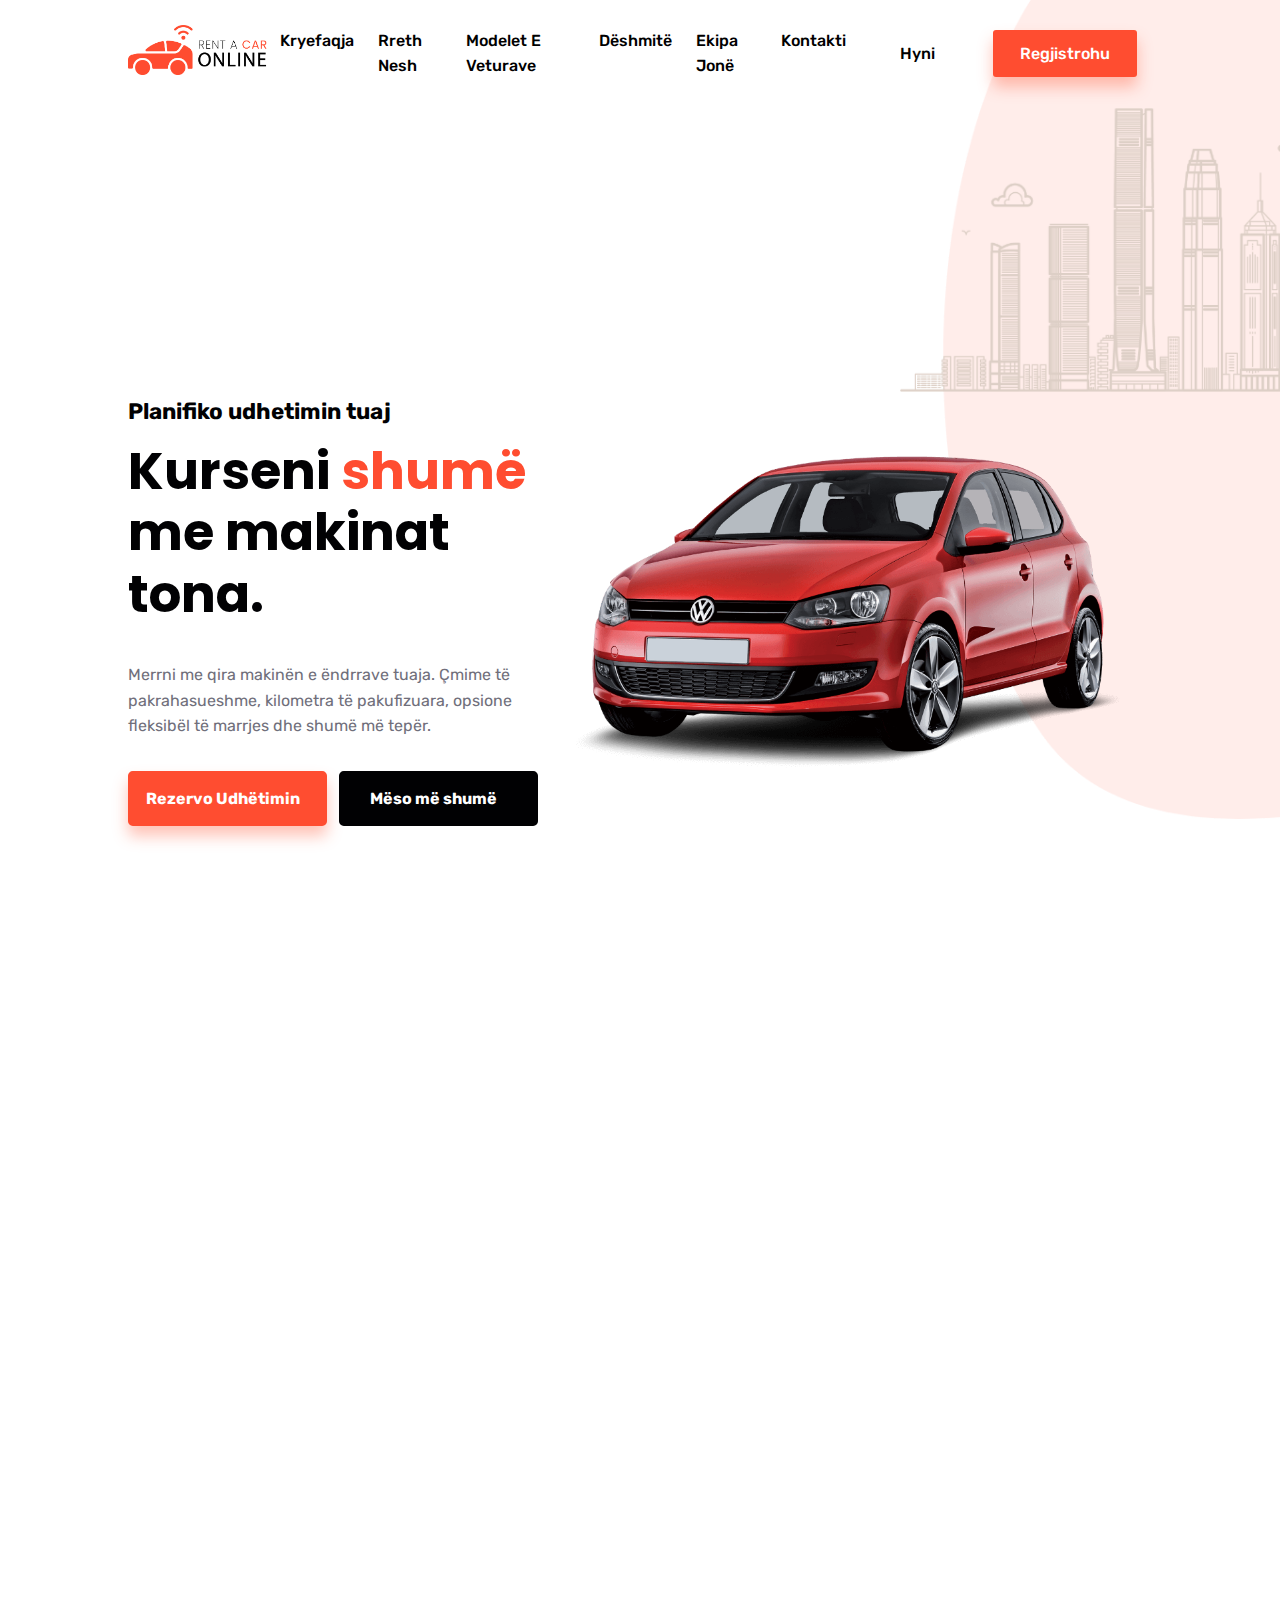
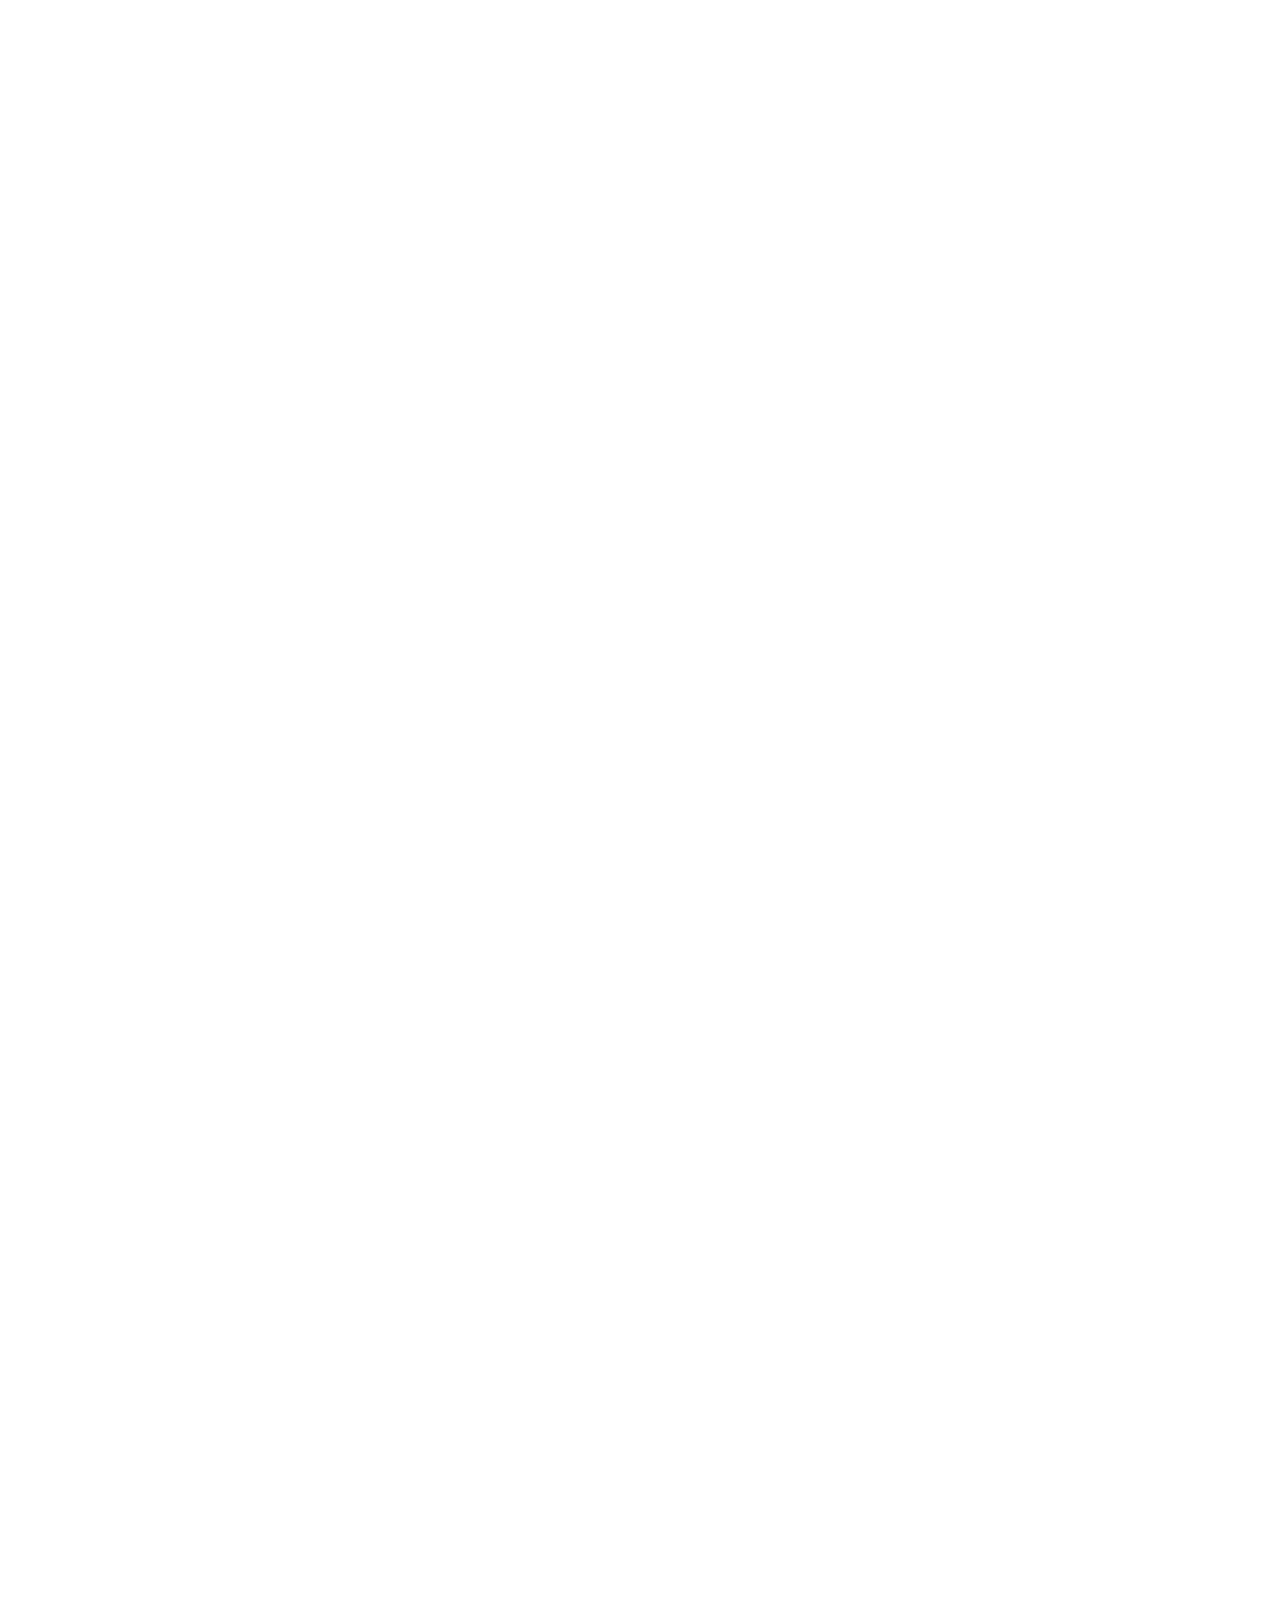
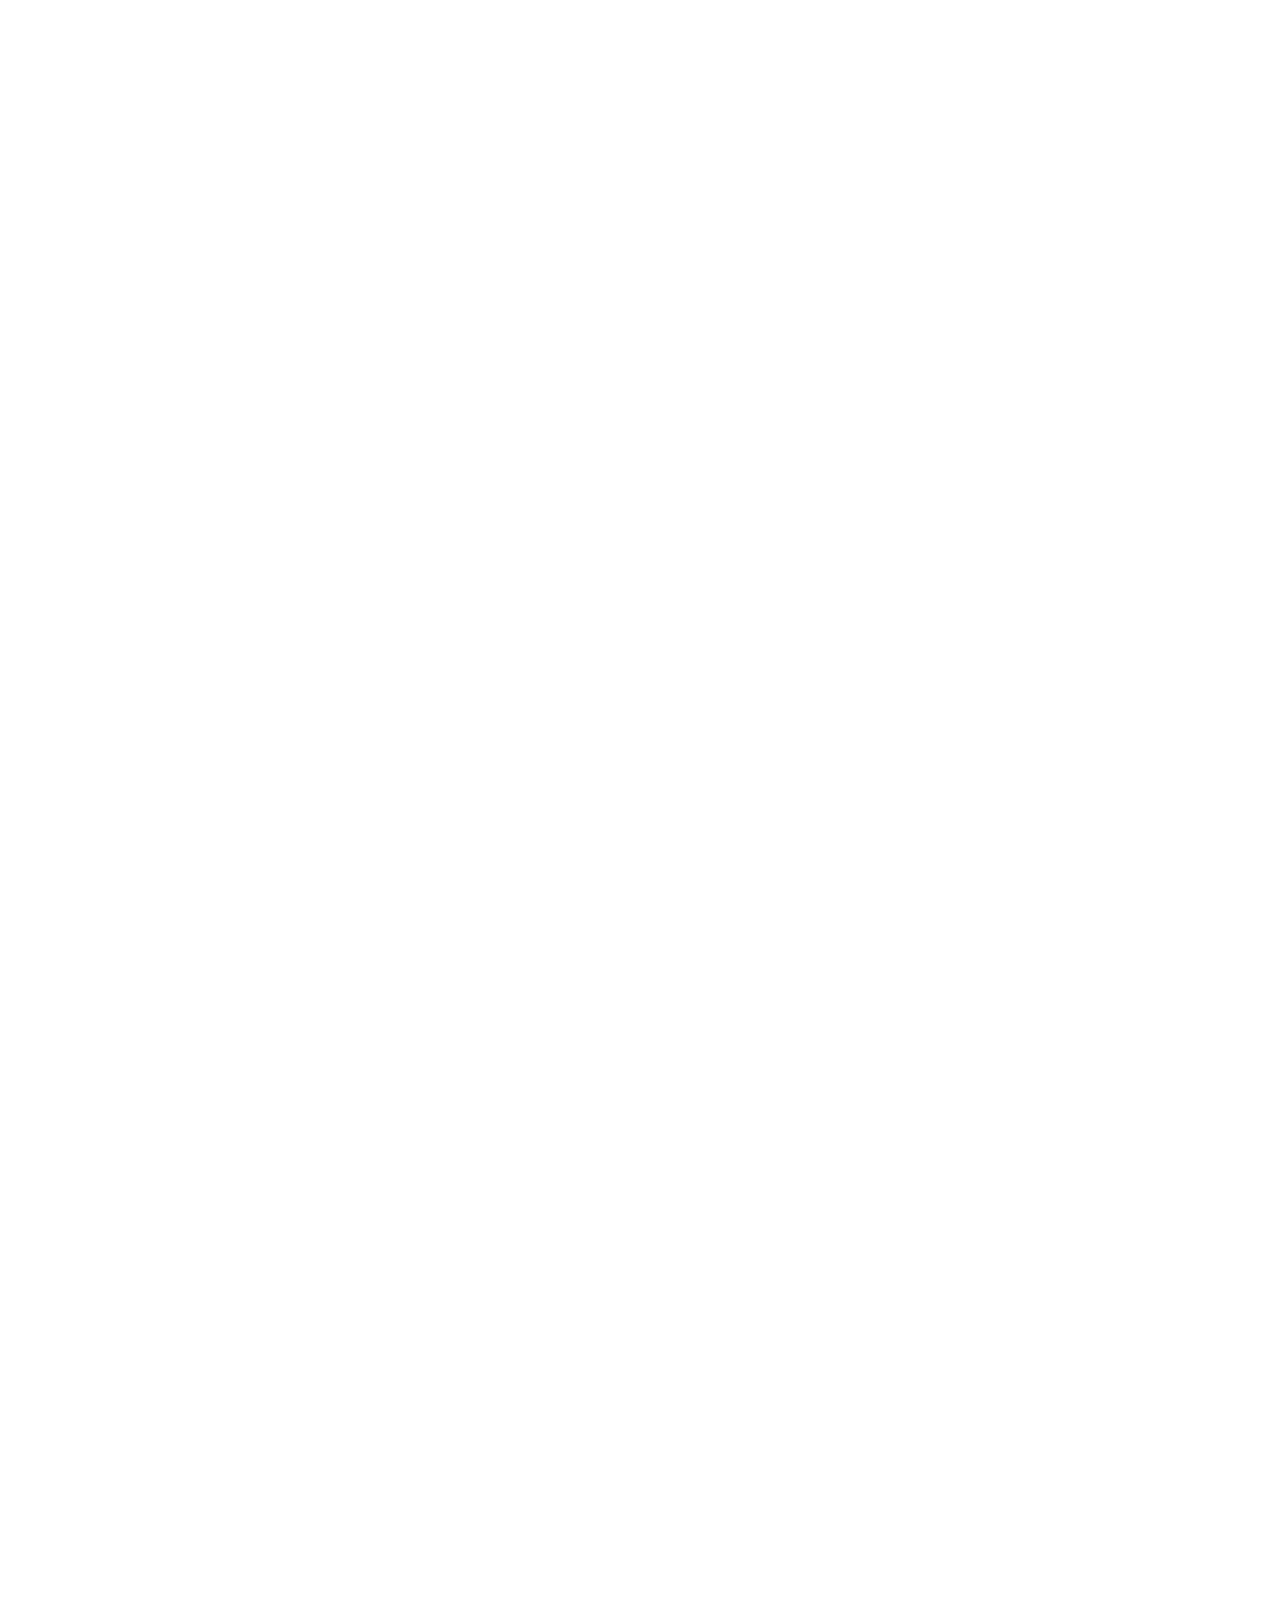
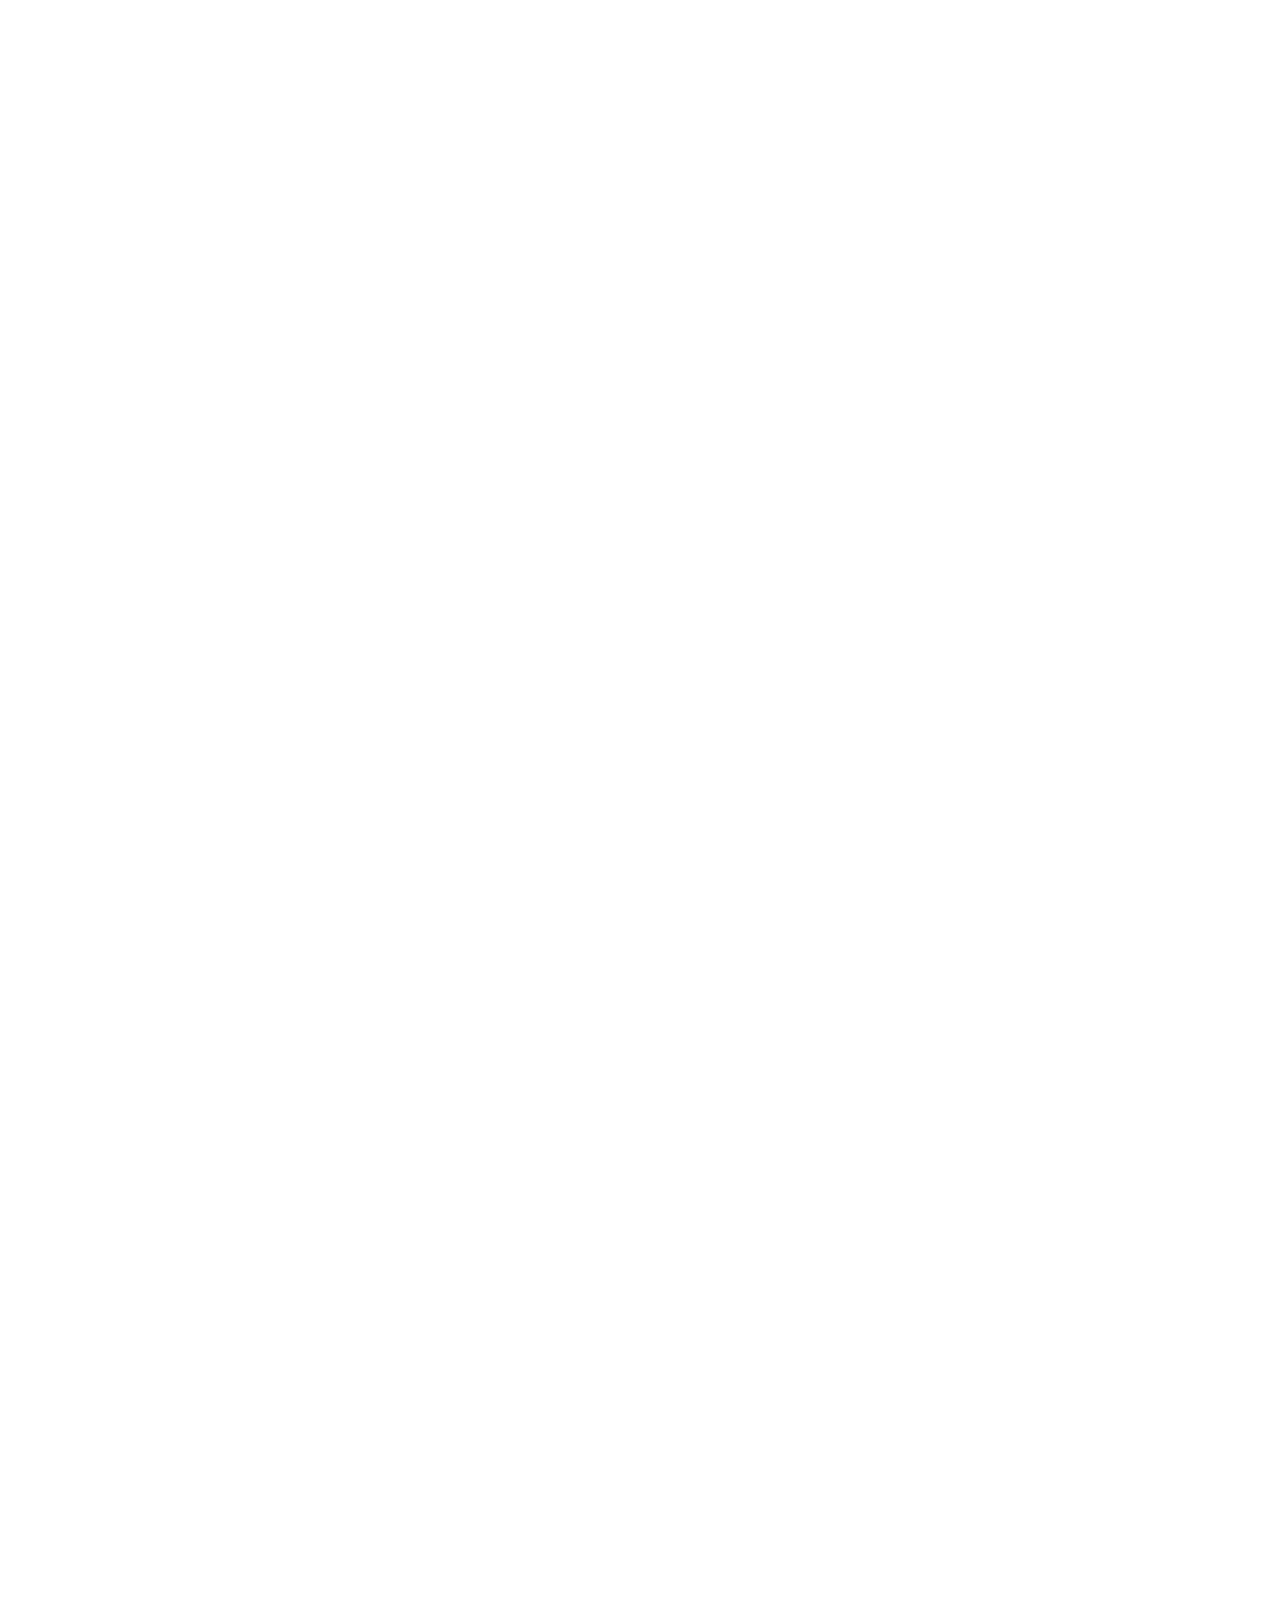
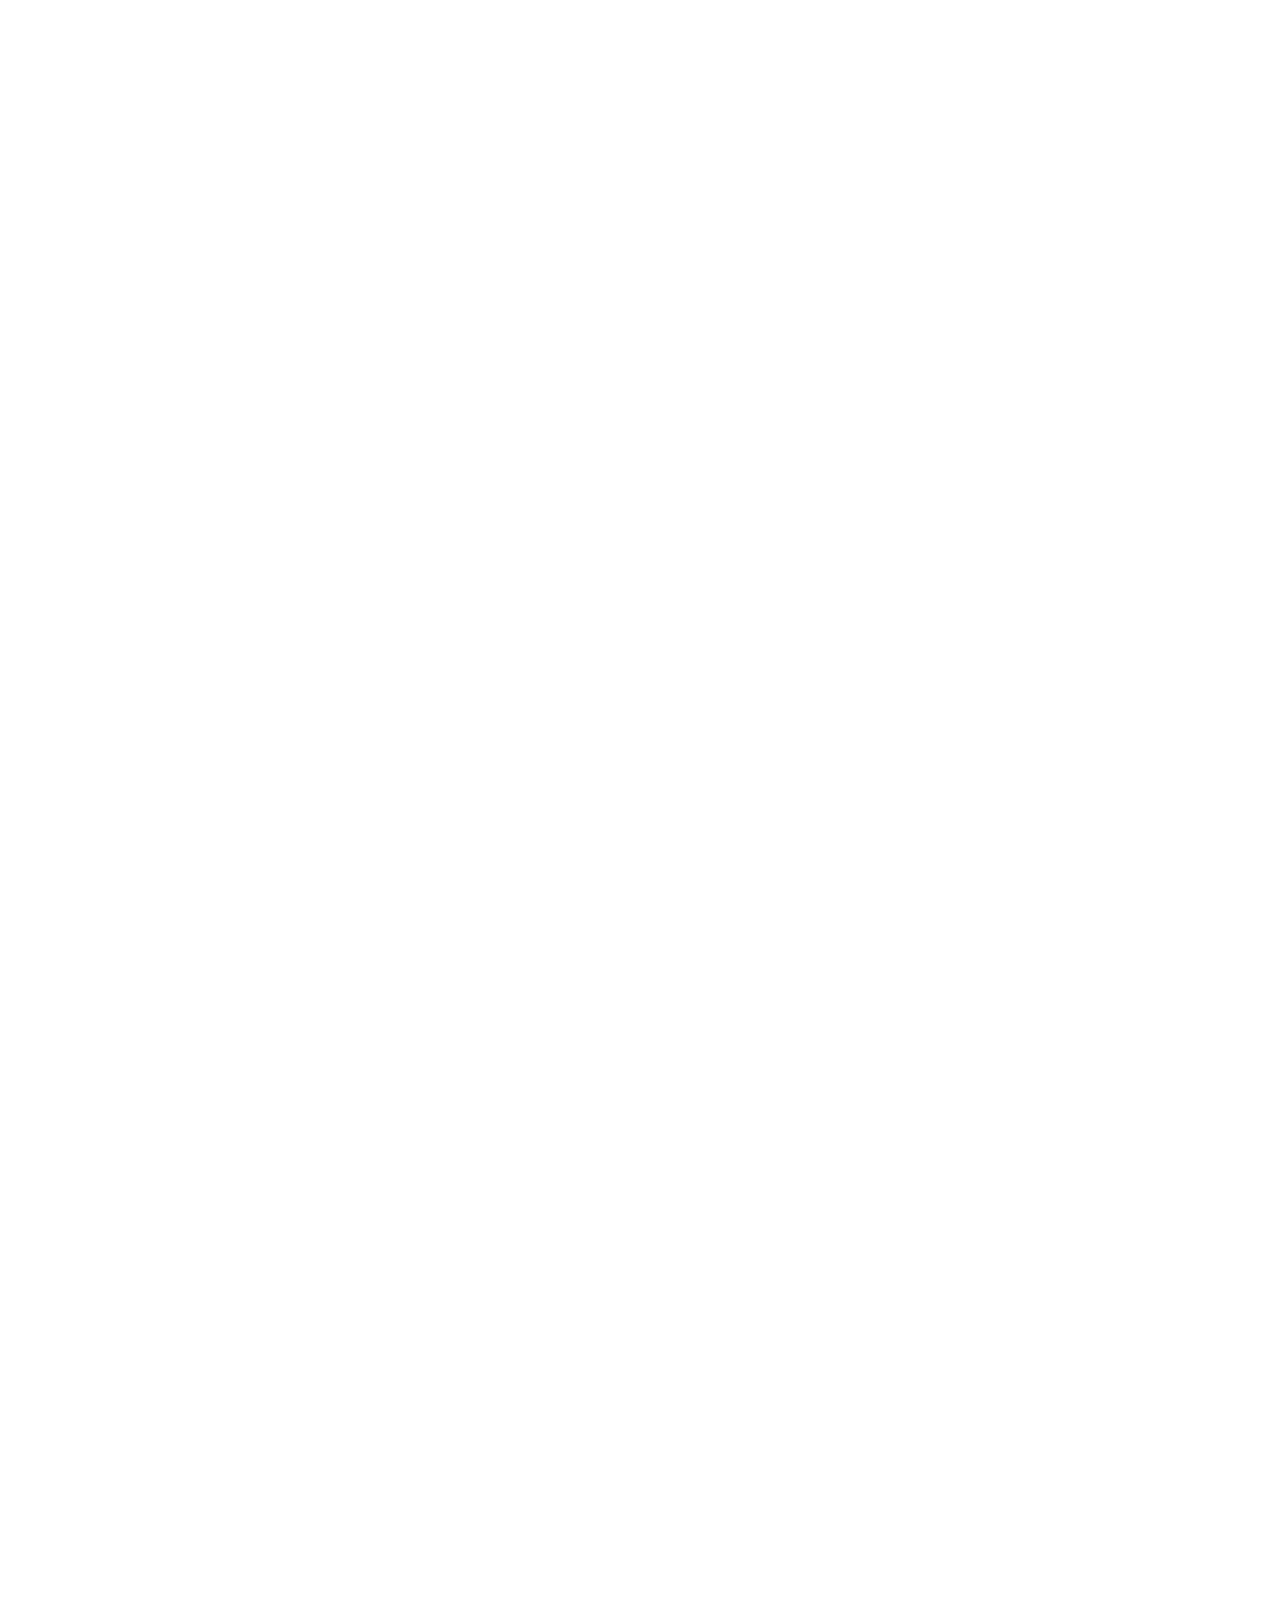
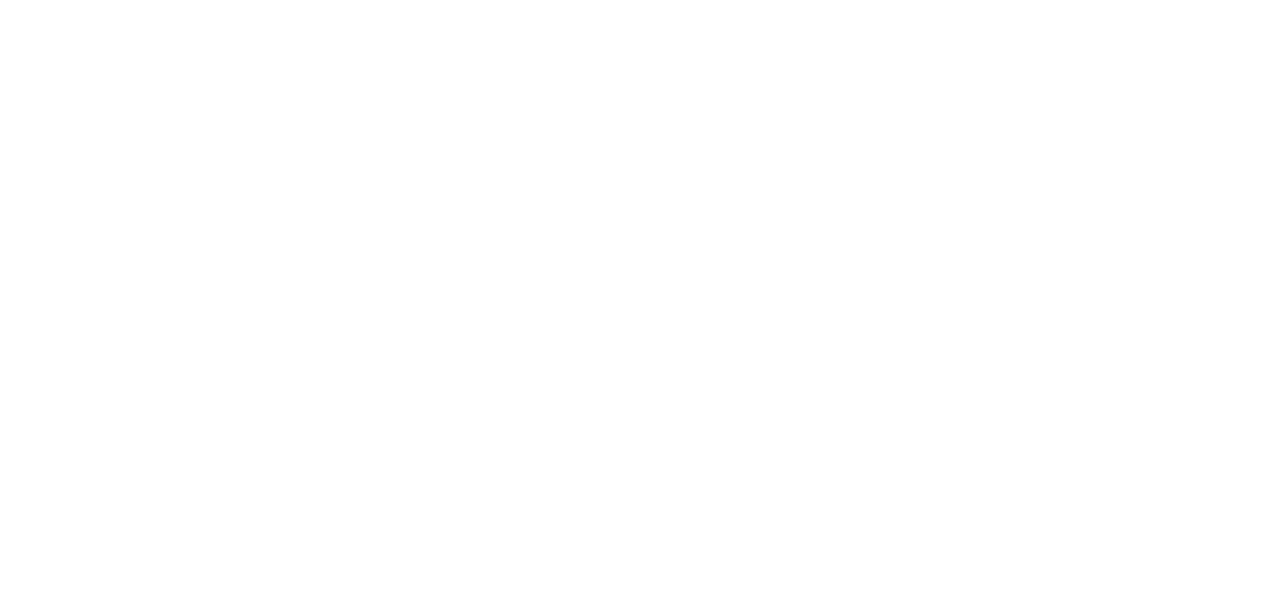
<file: index.html>
<!DOCTYPE html>
<html lang="en">

<head>
  <meta charset="UTF-8">
  <meta http-equiv="X-UA-Compatible" content="IE=edge">
  <meta name="viewport" content="width=device-width, initial-scale=1.0">
  <link rel="icon" href="./imgs/rent-icon.png" />
  <link rel="stylesheet" href="https://cdnjs.cloudflare.com/ajax/libs/font-awesome/6.3.0/css/all.min.css"
    integrity="sha512-SzlrxWUlpfuzQ+pcUCosxcglQRNAq/DZjVsC0lE40xsADsfeQoEypE+enwcOiGjk/bSuGGKHEyjSoQ1zVisanQ=="
    crossorigin="anonymous" referrerpolicy="no-referrer" />
  <link rel="stylesheet" href="./style/header.css">
  <link rel="stylesheet" href="./style/index.css">
  <link rel="stylesheet" href="./style/footer.css">
  <title>Rent a Car Online | Kryefaqja</title>
</head>

<body>

  <header>
    <div class="container">
      <div class="logo">
        <div class="logo-box">
          <img src="./imgs/Rent-A-Car-Pllumi-Logo.png" alt="">
        </div>
      </div>

      <div class="menu">
        <ul>
          <li><a href="#">Kryefaqja</a></li>
          <li><a href="about-us.html">Rreth Nesh</a></li>
          <li><a href="vehicle-models.html">Modelet e veturave</a></li>
          <li><a href="testimonials.html">Dëshmitë</a></li>
          <li><a href="our-team.html">Ekipa jonë</a></li>
          <li><a href="contact.html">Kontakti</a></li>
        </ul>
      </div>

      <div class="nav-buttons">
        <ul>
          <li><a href="log-in.html">Hyni</a></li>
          <li><a href="sign-up.html">Regjistrohu</a></li>
        </ul>
      </div>
    </div>

    <div class="mobile-header">
      <nav>
        <div class="mobile-logo">
          <a href="#" class="logo"><img src="./imgs/Rent-A-Car-Pllumi-Logo.png" alt=""></a>
        </div>
        <div>
          <ul id="nav">
            <li><a href="#">Kryefaqja</a></li>
            <li><a href="about-us.html">Rreth Nesh</a></li>
            <li><a href="vehicle-models.html">Modelet e veturave</a></li>
            <li><a href="testimonials.html">Dëshmitë</a></li>
            <li><a href="our-team.html">Ekipa jonë</a></li>
            <li><a href="contact.html">Kontakti</a></li>

            <li class="button-1"><a href="log-in.html">Hyni</a></li>
            <li class="button-2"><a href="sign-up.html">Regjistrohu</a></li>
          </ul>
        </div>
        <div class="menu" id="menu">
          <span></span>
          <span></span>
          <span></span>
        </div>
      </nav>
    </div>
  </header>

  <main>
    <section class="hero-banner">
      <div class="container">
        <div class="row">
          <div class="col">
            <h4>Planifiko udhetimin tuaj</h4>

            <h1>Kurseni <span>shumë</span> me makinat tona.</h1>

            <p>Merrni me qira makinën e ëndrrave tuaja. Çmime të pakrahasueshme, kilometra të pakufizuara, opsione
              fleksibël të marrjes
              dhe shumë më tepër.
            </p>

            <div class="hero-banner-buttons">
              <button><a href="#bookCar">Rezervo Udhëtimin <i class="fa-solid fa-circle-check"></i></a></button>

              <button><a href="#">Mëso më shumë <i class="fa-solid fa-angle-right"></i></a></button>
            </div>
          </div>

          <div class="col">
            <img src="./imgs/main-car.png" alt="">
          </div>
        </div>
      </div>
    </section>

    <section class="book-car" id="bookCar" data-entrance="from-left">
      <div class="container">
        <h2>Rezervoni një makinë</h2>

        <div class="row">
          <div class="col">
            <div class="field">
              <label><i class="fa-solid fa-car"></i> Zgjedh llojin e makinës tuaj <span>*</span></label>
              <select>
                <option value="">Select your car type</option>
                <option value="audi">Audi A1 S-Line</option>
                <option value="vw">VW Golf 6</option>
                <option value="toyota">Toyota Camry</option>
                <option value="bmw">BMW 320 ModernLine</option>
                <option value="mercedes">Mercedes-Benz GLK</option>
                <option value="passat">VW Passat CC</option>
              </select>
            </div>
          </div>

          <div class="col">
            <div class="field">
              <label><i class="fa-solid fa-location-dot"></i> Merr në <span>*</span></label>
              <select>
                <option value="">Select pick up location</option>
                <option value="prishtina">Prishtine</option>
                <option value="mitrovice">Mitrovice</option>
                <option value="vushtrri">Vushtrri</option>
                <option value="prizren">Prizren</option>
                <option value="ferizaj">Ferizaj</option>
                <option value="gjilan">Gjilan</option>
              </select>
            </div>
          </div>

          <div class="col">
            <div class="field">
              <label><i class="fa-solid fa-location-dot"></i> Leje në <span>*</span></label>
              <select>
                <option value="">Select drop off location</option>
                <option value="gjilan">Gjilan</option>
                <option value="prizren">Prizren</option>
                <option value="vushtrri">Vushtrri</option>
                <option value="mitrovice">Mitrovice</option>
                <option value="ferizaj">Ferizaj</option>
                <option value="prishtina">Prishtine</option>
              </select>
            </div>
          </div>
        </div>

        <div class="row">
          <div class="col">
            <div class="field">
              <label for="date"><i class="fa-regular fa-calendar-days"></i> Merr në <span>*</span></label>
              <input type="date" id="date" name="date">
            </div>
          </div>

          <div class="col">
            <div class="field">
              <label><i class="fa-solid fa-location-dot"></i> Leje në <span>*</span></label>
              <input type="date" id="secondDate" name="date">
            </div>
          </div>

          <div class="col">
            <div class="field">
              <button><a href="#">Kërko</a></button>
            </div>
          </div>
        </div>
      </div>
    </section>


    <section class="plans" data-entrance="fade">
      <div class="container">
        <div class="text-center">
          <h4>Planifiko udhetimin tuaj</h4>

          <h1>Merr shpejtë dhe lehtë makina me qera</h1>
        </div>

        <div class="row">
          <div class="col">
            <img src="./imgs/select-car.png" alt="Select Car Icon">

            <h3>Zgjedh Makinen</h3>

            <p>
              Ne ofrojm nje zgjedhje te madhe te makinave dhe kemi veturat perfekte qe te nevojiten ty
            </p>
          </div>

          <div class="col">
            <img src="./imgs/contact-operator.png" alt="Contact Operator Icon">

            <h3>Kontakto Operatorin</h3>

            <p>
              Operatorët tanë të ditur dhe miqësorë janë gjithmonë të gatshëm të ndihmojnë për çdo pyetje apo shqetësim
            </p>
          </div>

          <div class="col">
            <img src="./imgs/lets-drive.png" alt="Let's Drive Icon">

            <h3>Le të Vozisim</h3>

            <p>Pavarësisht nëse jeni duke ecur në rrugë të hapur, ne ju kemi mbuluar me gamën tonë të gjerë të makinave
            </p>
          </div>
        </div>
      </div>
    </section>


    <section class="vehicle-models" data-entrance="from-top">
      <div class="container">
        <div class="text-center">
          <h4>Lloji i Makinave</h4>

          <h1>Flota jonë me qira</h1>

          <p>Flota jonë përfshin një sërë automjetesh, nga makina kompakte te SUV, automjete luksoze, madje edhe furgona
            për grupe më
            të mëdha. Të gjitha automjetet tona mirëmbahen rregullisht për të garantuar besueshmërinë dhe sigurinë e
            tyre, dhe ne
            krenohemi që ofrojmë çmime të përballueshme që i përshtaten çdo buxheti.</p>
        </div>

        <div class="row">
          <div class="buttons-box">
            <div class="buttons colored-box" id="x1">
              Audi A1 S-Line
            </div>

            <div class="buttons" id="x2">
              VW Golf 6
            </div>

            <div class="buttons" id="x3">
              Toyota Camry
            </div>

            <div class="buttons" id="x4">
              BMW 320 ModernLine
            </div>

            <div class="buttons" id="x5">
              Mercedes-Benz GLK
            </div>

            <div class="buttons" id="x6">
              VW Passat CC
            </div>
          </div>

          <div class="car">
            <img id="theImage" src="./imgs/audia1.d038cf70b700e34e607a.png" alt="">
          </div>

          <div class="car-info">
            <div class="car-description">
              <div class="car-price">
                <h3 id="priceCar">70€</h3><span>/ qira në ditë</span>
              </div>
              <div class="car-table">
                <div class="car-table-row">
                  <div class="car-table-col">
                    <span>Marka</span>
                  </div>
                  <div class="car-table-col">
                    <span id="carName">Audi</span>
                  </div>
                </div>

                <div class="car-table-row">
                  <div class="car-table-col">
                    <span>Modeli</span>
                  </div>
                  <div class="car-table-col">
                    <span id="carModel">A1</span>
                  </div>
                </div>

                <div class="car-table-row">
                  <div class="car-table-col">
                    <span>Viti</span>
                  </div>
                  <div class="car-table-col">
                    <span id="carYear">2014</span>
                  </div>
                </div>

                <div class="car-table-row">
                  <div class="car-table-col">
                    <span>Dyert</span>
                  </div>
                  <div class="car-table-col">
                    <span>4/5</span>
                  </div>
                </div>

                <div class="car-table-row">
                  <div class="car-table-col">
                    <span>Nxitimi</span>
                  </div>
                  <div class="car-table-col">
                    <span>Po</span>
                  </div>
                </div>


                <div class="car-table-row">
                  <div class="car-table-col">
                    <span>Transmetimi</span>
                  </div>
                  <div class="car-table-col">
                    <span id="carTransmition">Automatik</span>
                  </div>
                </div>


                <div class="car-table-row">
                  <div class="car-table-col">
                    <span>Karburanti</span>
                  </div>
                  <div class="car-table-col">
                    <span id="carFuel">Naftë</span>
                  </div>
                </div>
              </div>
              <button><a href="#">Rezervo tani</a></button>
            </div>
          </div>
        </div>
      </div>
    </section>

    <section class="ads" data-entrance="fade">
      <div class="container">
        <div class="text-center">
          <h1>Kurseni shumë me makinat tona të lira me qira!</h1>

          <h3>Për ta bërë përvojën tuaj me qira sa më të qetë që të jetë e mundur, ne ofrojmë vende fleksibël të marrjes
            dhe
            dorëzimit, në mënyrë që të zgjidhni një vendndodhje që është e përshtatshme për ju. Për më tepër, ne ofrojmë
            mbështetje
            për klientët <span>24/7</span>, kështu që ju mund të ndiheni të sigurt se çdo çështje do të adresohet
            menjëherë.</h3>
        </div>
      </div>
    </section>

    <section class="choose-us" data-entrance="from-top">
      <div class="container">
        <div class="hero-banner-choose">
          <img src="./imgs/main.70cd75042bdf42515d92.png" alt="Cars Hero Banner Image">
        </div>

        <div class="row">
          <div class="col">
            <h4>Pse na zgjodhet ne</h4>

            <h2>Ofertat më të çmuara që do të gjeni ndonjëherë</h2>

            <p>Zbuloni ofertat më të mira që do të gjeni ndonjëherë me ofertat tona të pakrahasueshme. Ne jemi të
              përkushtuar t'ju
              ofrojmë
              me më të mirët
              vlerë për paratë tuaja, në mënyrë që të mund të shijoni shërbime dhe produkte me cilësi të lartë pa e
              prishur bankën.
              Tona
              marrëveshjet janë
              projektuar për t'ju dhënë përvojën përfundimtare të qiradhënies, ndaj mos e humbisni mundësinë tuaj për të
              kursyer shumë.</p>

            <button><a href="#">Gjeni Detaje <i class="fa-solid fa-angle-right"></i></a></button>
          </div>

          <div class="col">
            <div class="row-inside-col">
              <div class="icon">
                <img src="./imgs/cross.png" alt="">
              </div>
              <div class="content">
                <h4>Udheto me makinë jasht vendit</h4>

                <p>Çoni përvojën tuaj të drejtimit në një nivel tjetër me automjetet tona të nivelit më të lartë për
                  aventurat tuaja jashtë vendit.</p>
              </div>
            </div>

            <div class="row-inside-col">
              <div class="icon">
                <img src="./imgs/pricing.png" alt="">
              </div>
              <div class="content">
                <h4>Çmimet gjithëpërfshirëse</h4>

                <p>
                  Merrni gjithçka që ju nevojitet me një çmim të përshtatshëm, transparent me politikën tonë
                  gjithëpërfshirëse të çmimeve.
                </p>
              </div>
            </div>

            <div class="row-inside-col">
              <div class="icon">
                <img src="./imgs/hidden-charges.png" alt="">
              </div>
              <div class="content">
                <h4>Nuk ka tarifa të fshehura</h4>

                <p>
                  Shijoni paqen e mendjes me politikën tonë pa tarifa të fshehura. Ne besojmë në çmime transparente dhe
                  të ndershme.
                </p>
              </div>
            </div>
          </div>
        </div>
      </div>
    </section>

    <section class="clients" data-entrance="fade">
      <div class="container">
        <div class="clients-title">
          <h4>Shqyrtuar nga njerëzit</h4>

          <h2>Dëshmitë e klientëve</h2>

          <p>Zbuloni ndikimin pozitiv që kemi bërë tek klientët tanë duke lexuar dëshmitë e tyre. Klientët tanë kanë
            përjetuar
            shërbimin dhe rezultatet tona, dhe ata janë të etur të ndajnë përvojat e tyre pozitive me ju.</p>
        </div>

        <div class="row">
          <div class="col" data-entrance="from-left">
            <blockquote>
              <p>"Ne morëm me qira një makinë nga kjo faqe interneti dhe patëm një përvojë të mrekullueshme! Rezervimi
                ishte i lehtë dhe
                Normat e qirave ishin shumë
                të përballueshme."</p>
            </blockquote>

            <div class="profile-quotes">
              <div class="profile">
                <div class="profile-img">
                  <img src="./imgs/profile-1.jpg" alt="Profile Picture of Mark Zuckerberg">
                </div>
                <span>
                  <h4>Amar Mejzini</h4>
                  <p>Vushtrri</p>
                </span>
              </div>
              <div class="icon">
                <i class="fa-solid fa-quote-right"></i>
              </div>
            </div>
          </div>

          <div class="col" data-entrance="from-right">
            <blockquote>
              <p>"Makina ishte në gjendje të shkëlqyer dhe e bëri udhëtimin tonë edhe më të mirë. Rekomandohet shumë për
                këtë faqe
                interneti për marrjen me qira të makinave!"</p>
            </blockquote>

            <div class="profile-quotes">
              <div class="profile">
                <div class="profile-img">
                  <img src="./imgs/profile-2.jpg" alt="Profile Picture of Bill Gates">
                </div>
                <span>
                  <h4>Alaudin Haradinaj</h4>
                  <p>Prishtinë</p>
                </span>
              </div>
              <div class="icon">
                <i class="fa-solid fa-quote-right"></i>
              </div>
            </div>
          </div>
        </div>
      </div>
    </section>

    <section class="faq-section" data-entrance="fade">
      <div class="container">
        <div class="faq-title">
          <h4>PBSH</h4>

          <h2>Pyetjet e bëra më shpesh</h2>

          <p>Pyetjet e bëra më shpesh në lidhje me procesin e rezervimit të makinave me qira në faqen tonë të
            internetit: Përgjigjet
            ndaj shqetësimeve dhe pyetjeve të zakonshme.</p>
        </div>

        <div class="faq-box" data-entrance="from-top">
          <details class="active" id="question1" open>
            <summary>Çfarë është e veçantë në lidhje me krahasimin e marrëveshjeve të makinave me qira? <i
                class="fa-solid fa-angle-down"></i></summary>
            <p>Krahasimi i marrëveshjeve të makinave me qira është i rëndësishëm pasi ndihmon në gjetjen e marrëveshjes
              më të mirë që i
              përshtatet buxhetit dhe kërkesave tuaja, duke siguruar që ju të merrni vlerën më të madhe për paratë
              tuaja. Duke
              krahasuar opsione të ndryshme, mund të gjeni oferta që ofrojnë çmime më të ulëta, shërbime shtesë ose
              modele më të mira
              makinash. Ju mund të gjeni oferta për marrjen me qira të makinave duke hulumtuar në internet dhe duke
              krahasuar çmimet
              nga kompani të ndryshme me qira.</p>
          </details>

          <details id="question2">
            <summary>Si i gjej ofertat e marrjes me qira të makinave? <i class="fa-solid fa-angle-down"></i></summary>
            <p>Për të gjetur oferta për makina me qira në faqen tonë të internetit, klientët mund të shfletojnë
              seksionin tonë të
              promovimeve dhe zbritjeve speciale.
              Klientët mund të përdorin funksionin e kërkimit të faqes sonë të internetit për të krahasuar çmimet dhe
              për të gjetur
              ofertat më të mira të marrjes me qira të makinave që i përshtaten buxhetit dhe preferencave të tyre.</p>
          </details>

          <details id="question3">
            <summary>Si mund të gjej çmime kaq të ulëta të makinave me qira? <i class="fa-solid fa-angle-down"></i>
            </summary>
            <p>Ne ofrojmë çmime konkurruese të makinave me qira duke zbatuar çmime dinamike që rregullojnë tarifat e
              qirasë bazuar në
              faktorë si kërkesa, sezonaliteti dhe disponueshmëria.
              Klientët mund të gjejnë çmime të ulëta të makinave me qira duke kontrolluar seksionin tonë të promovimeve
              dhe zbritjeve
              speciale në faqen tonë të internetit.</p>
          </details>
        </div>
      </div>
    </section>

    <section class="download" data-entrance="from-top">
      <div class="container">
        <div class="text">
          <h2 class="title">Shkarkoni aplikacionin tonë për të përfituar sa më shumë prej tij</h2>

          <p class="description">Shkarkoni aplikacionin tonë për marrjen me qira të makinave sot dhe shijoni komoditetin
            e rezervimit të udhëtimit tuaj
            të ëndrrave me vetëm disa prekje në smartfonin tuaj.</p>
        </div>

        <div class="stores-image">
          <img src="./imgs/googleapp.e6493904327fe3f9b89c7c.png" alt="Google Play Store Logo">
          <img src="./imgs/appstore.35481c6295b0744dfcc00d3.png" alt="App Store Logo">
        </div>
      </div>
    </section>
  </main>

  <footer data-entrance="fade">
    <div class="container">
      <div class="row">
        <div class="col">
          <ul>
            <li><span>ONLINE</span> Rent a Car</li>
            <li>
              <p>Ne ofrojmë një gamë të madhe automjetesh për të gjitha nevojat tuaja të drejtimit. Ne kemi makinën
                perfekte për të
                plotësuar nevojat tuaja.</p>
            </li>
            <li><a href="#"><i class="fa-solid fa-phone"></i>&nbsp; (383) -967-554</a></li>
            <li><a href="#"><i class="fa-solid fa-envelope"></i>&nbsp; support@rentacaronline.com</a></li>
            <li><a href="#">Designed by Pellumb Rashica,Amar Mejzini,Erdon Zeqiri,Leonit Mehaj,Ensar Aliu.</a></li>
          </ul>
        </div>

        <div class="col">
          <ul>
            <li><span>KOMPANIA</span></li>
            <li><a href="#">Vushtrri</a></li>
            <li><a href="#">Karriera</a></li>
            <li><a href="#">Celular</a></li>
            <li><a href="#">Blogu</a></li>
            <li><a href="#">Si punojmë ne</a></li>
          </ul>
        </div>

        <div class="col">
          <ul>
            <li><span>ORË PUNE</span></li>
            <li>Mon - Fri: 9:00AM - 9:00PM</li>
            <li>Sat: 9:00AM - 19:00PM</li>
            <li>Sun: Closed</li>
          </ul>
        </div>

        <div class="col">
          <ul id="newsletterForm">
            <li><span>ABONIM</span></li>
            <li>Abonohuni në adresën tuaj të emailit për lajmet dhe përditësimet më të fundit.</li>
            <li><input type="email" name="email" id="subscribeEmail" placeholder="Shkruaj adresën e emailit"></li>
            <li><button id="subscribe">Dergo</button></li>
            <p class="success-message" id="successMessage" style="display: none;">Thank you for subscribing!</p>
            <p class="error-message" id="errorMessage" style="display: none;">Invalid email address. Please try again.</p>
          </ul>
        </div>
      </div>
    </div>
  </footer>

  <script type="text/javascript" src="./javascript/cars.js"></script>
  <script src="./javascript/email.js"></script>
  <script src="./javascript/header.js"></script>
  <script src="./javascript/scroll-enterance.js"></script>
</body>


</html>
</file>
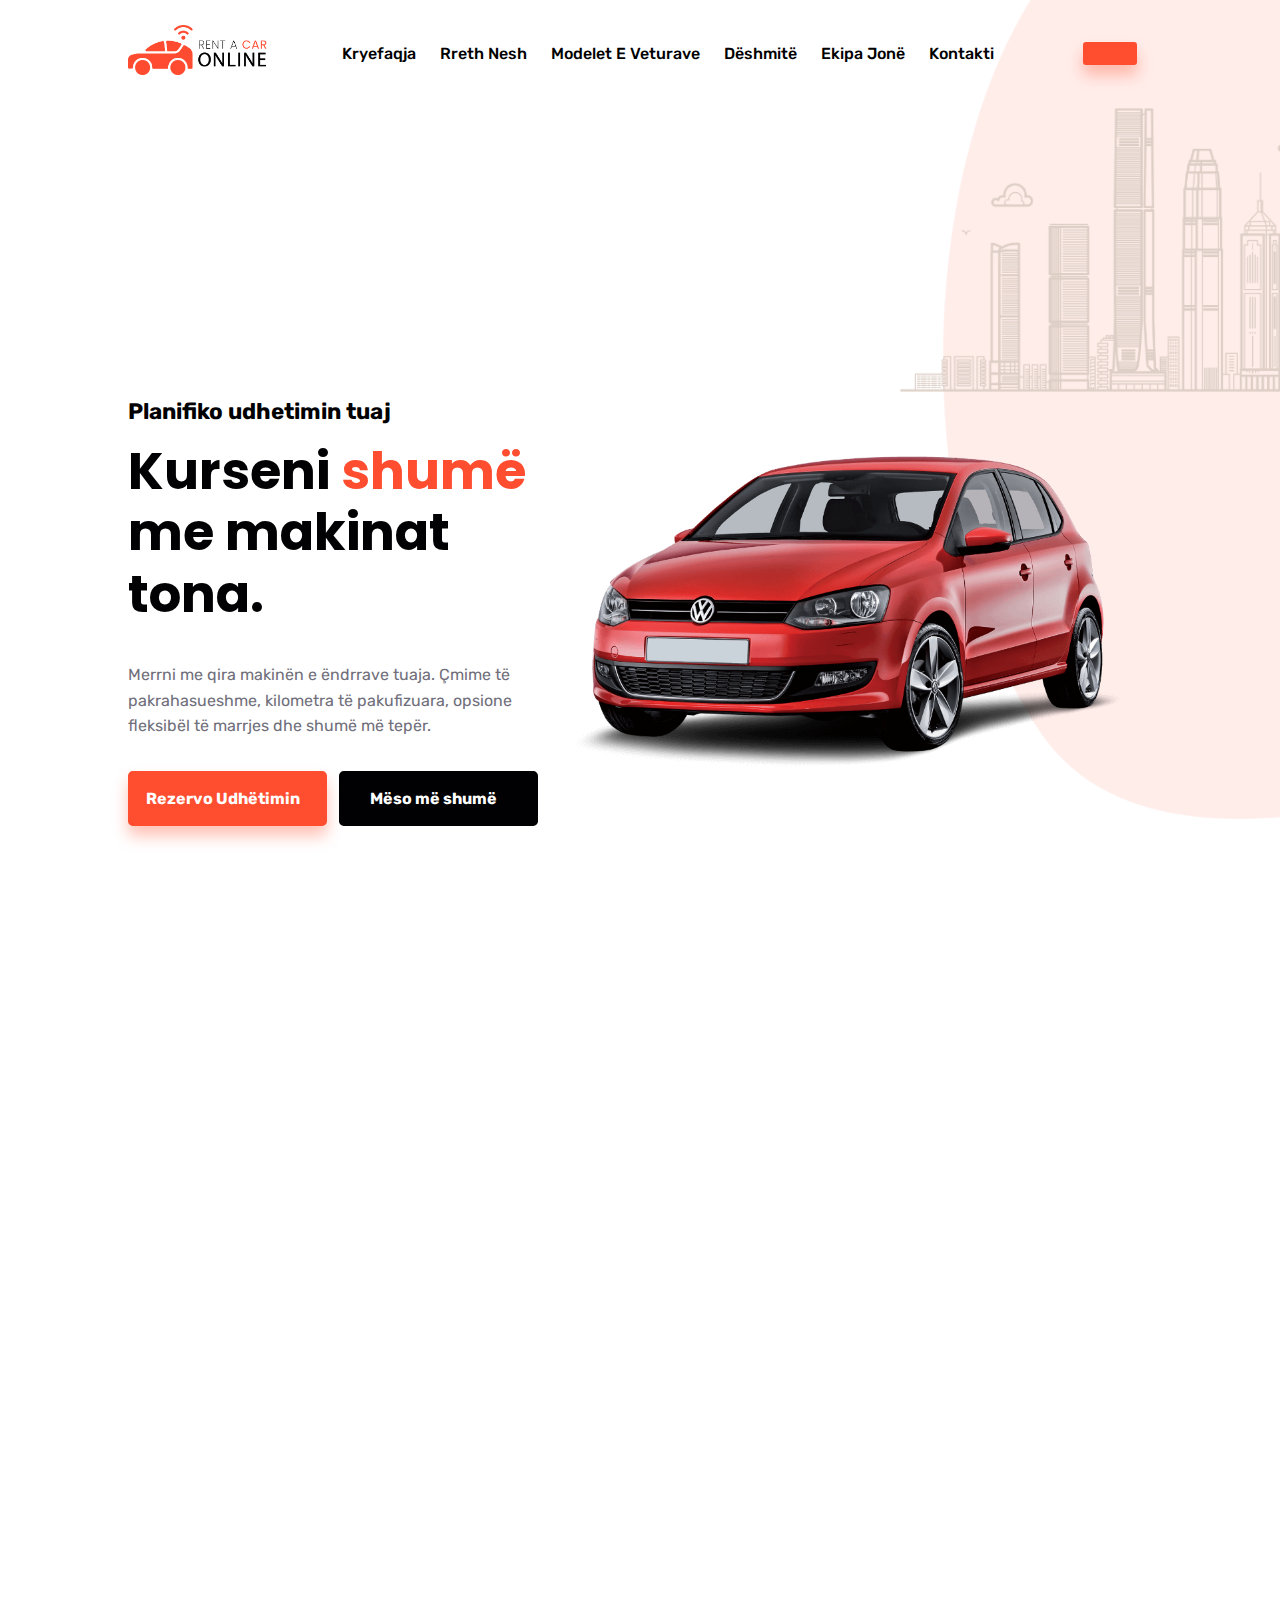
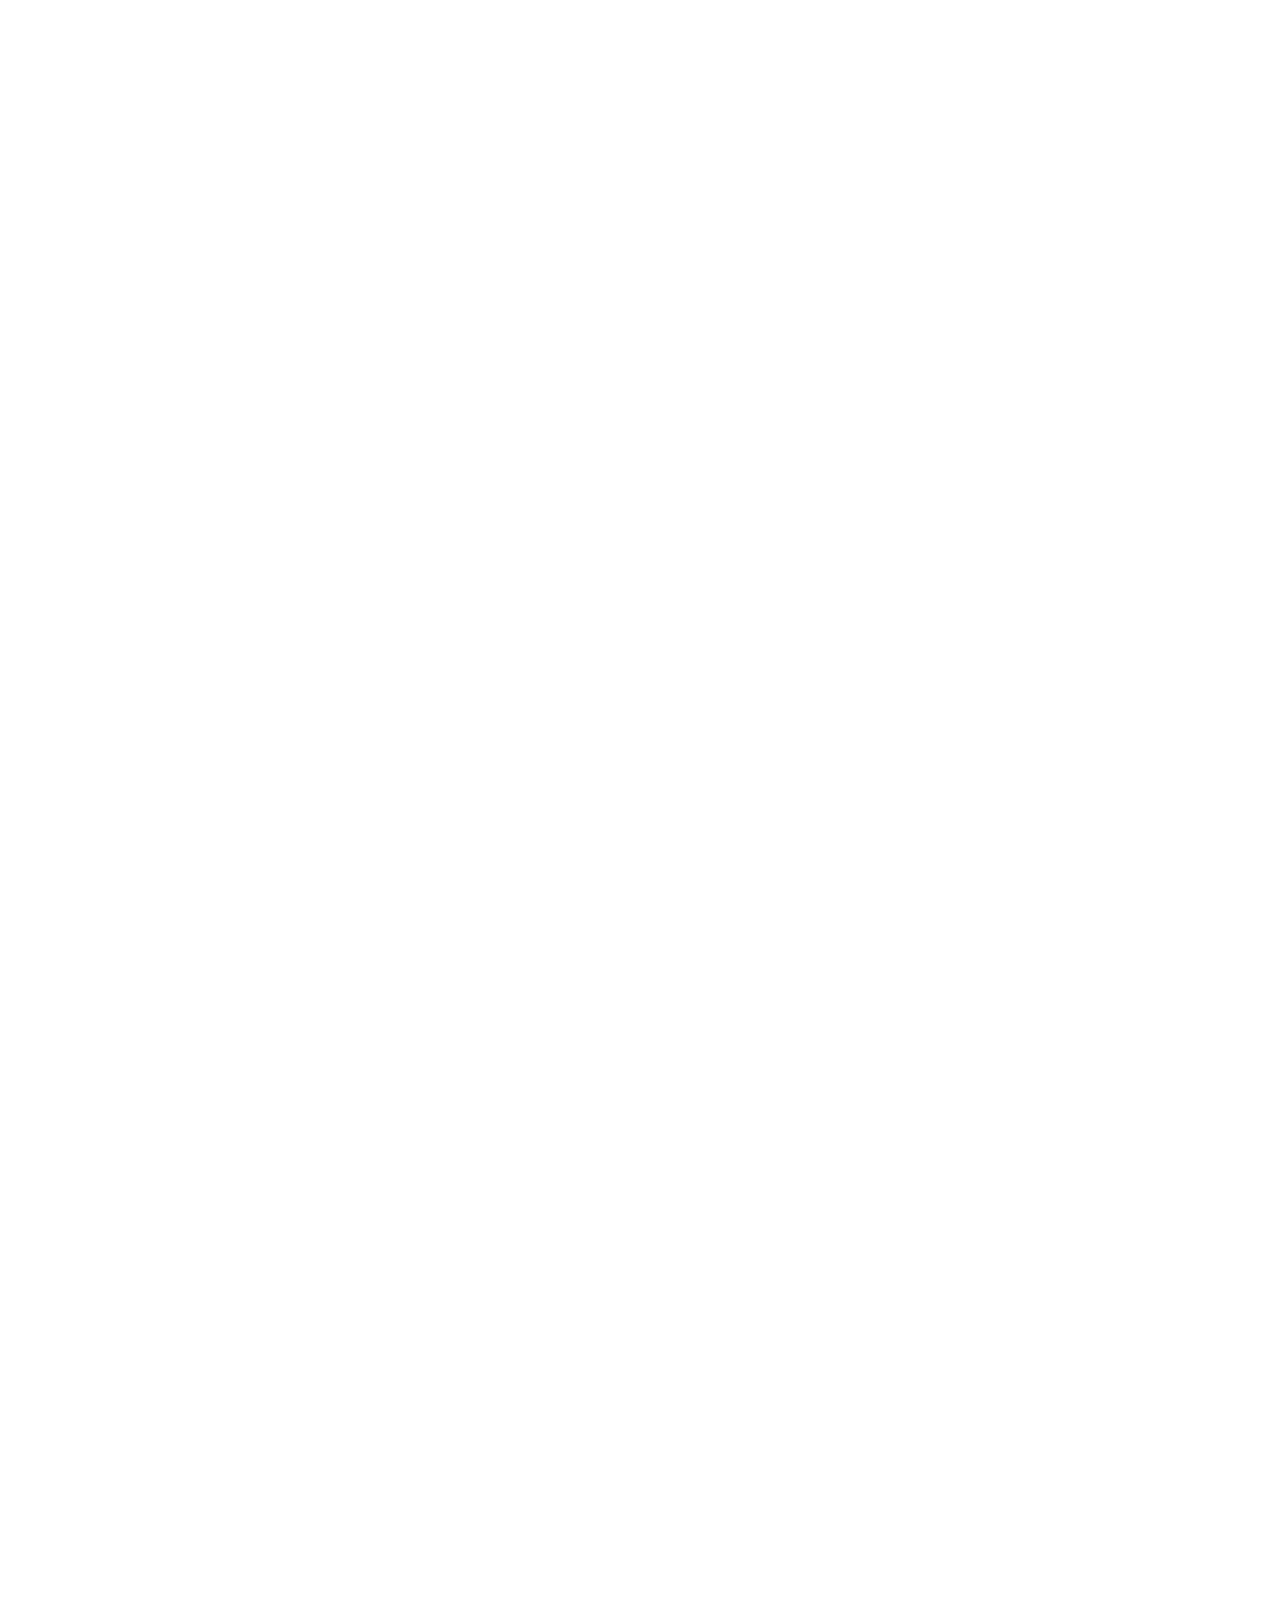
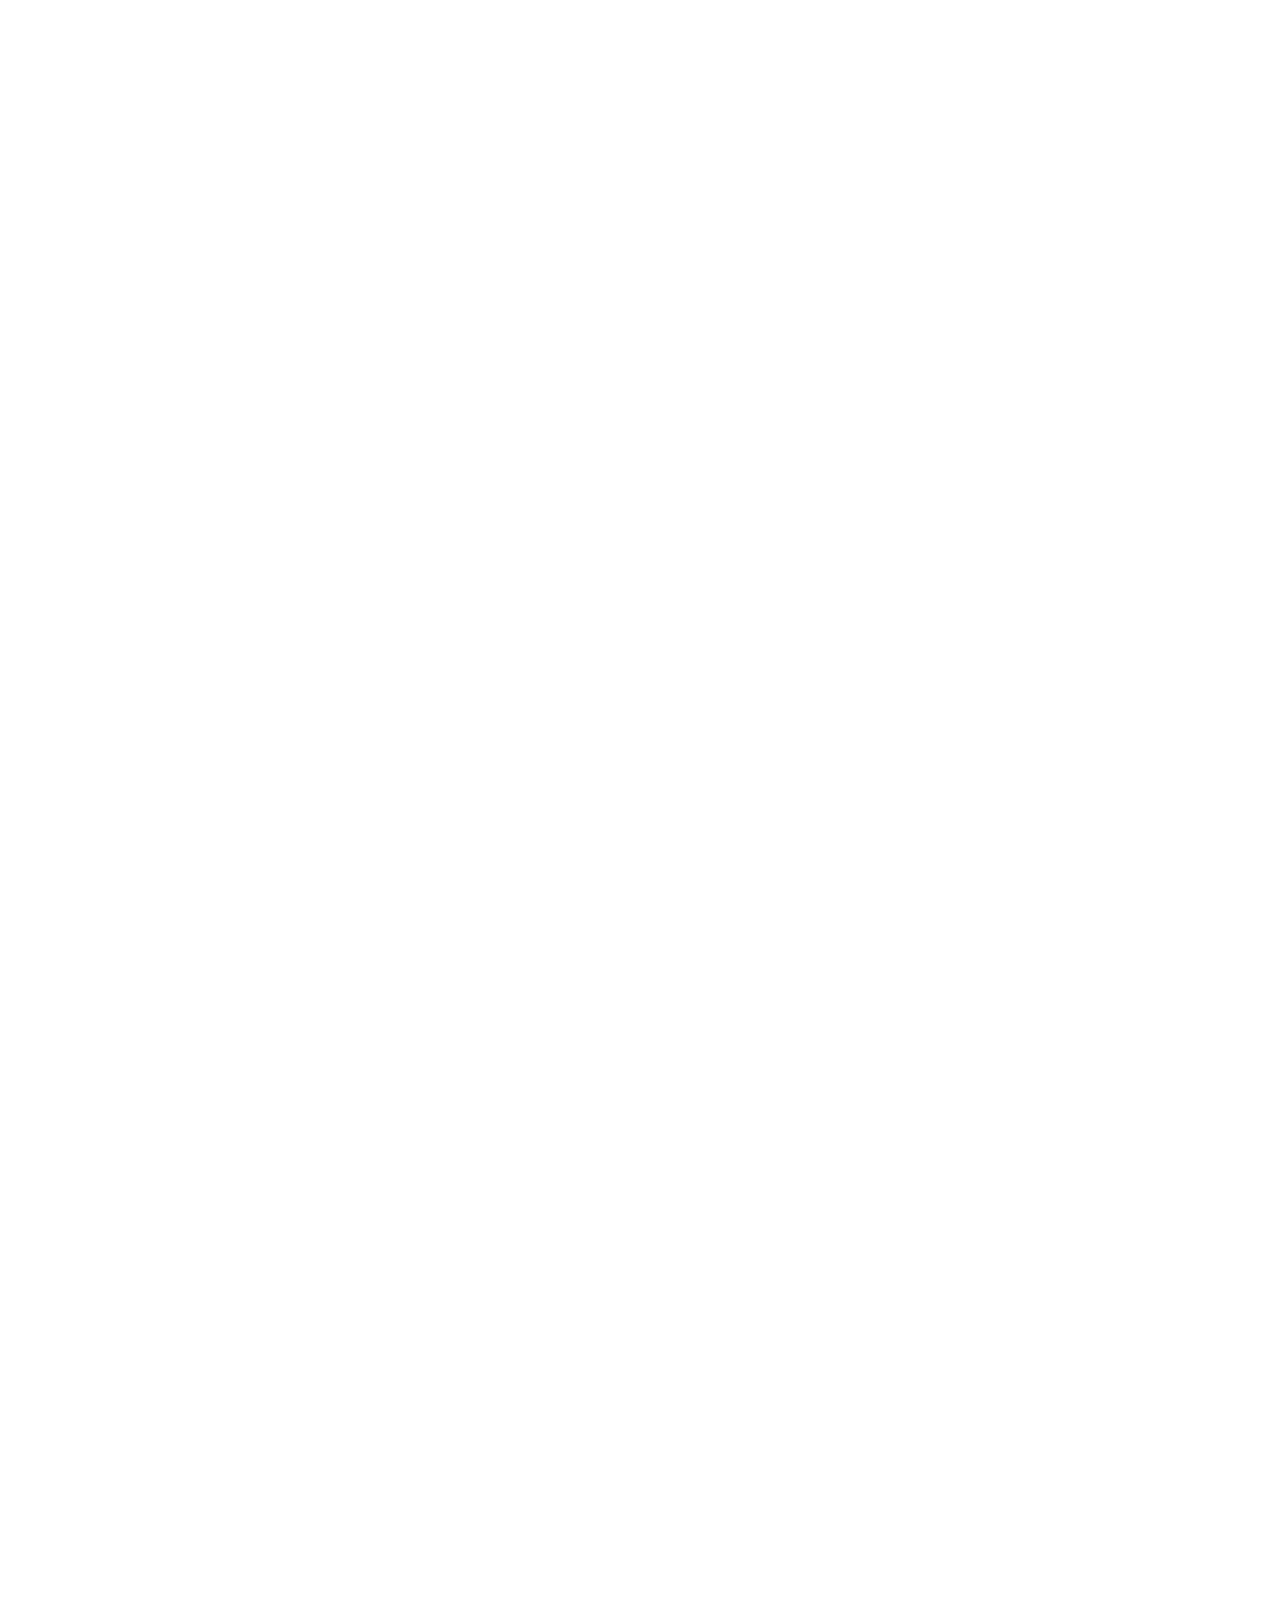
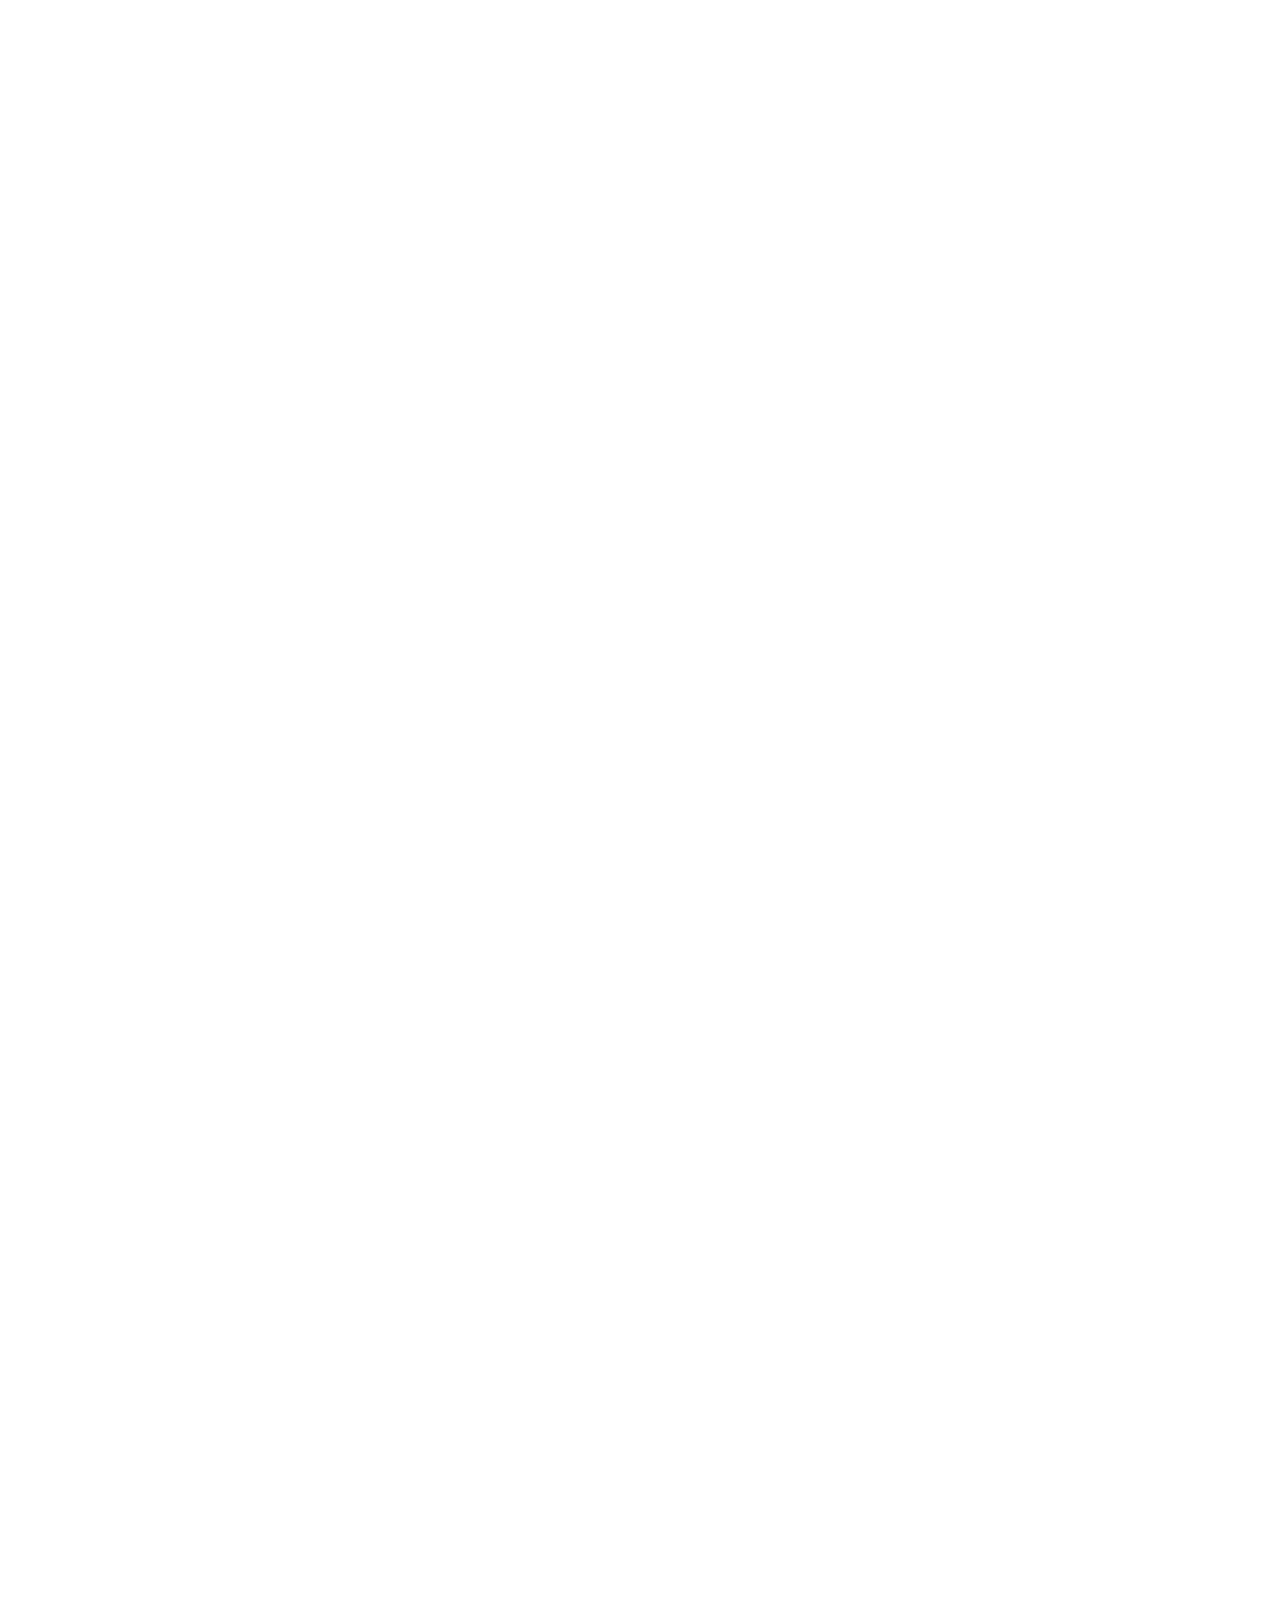
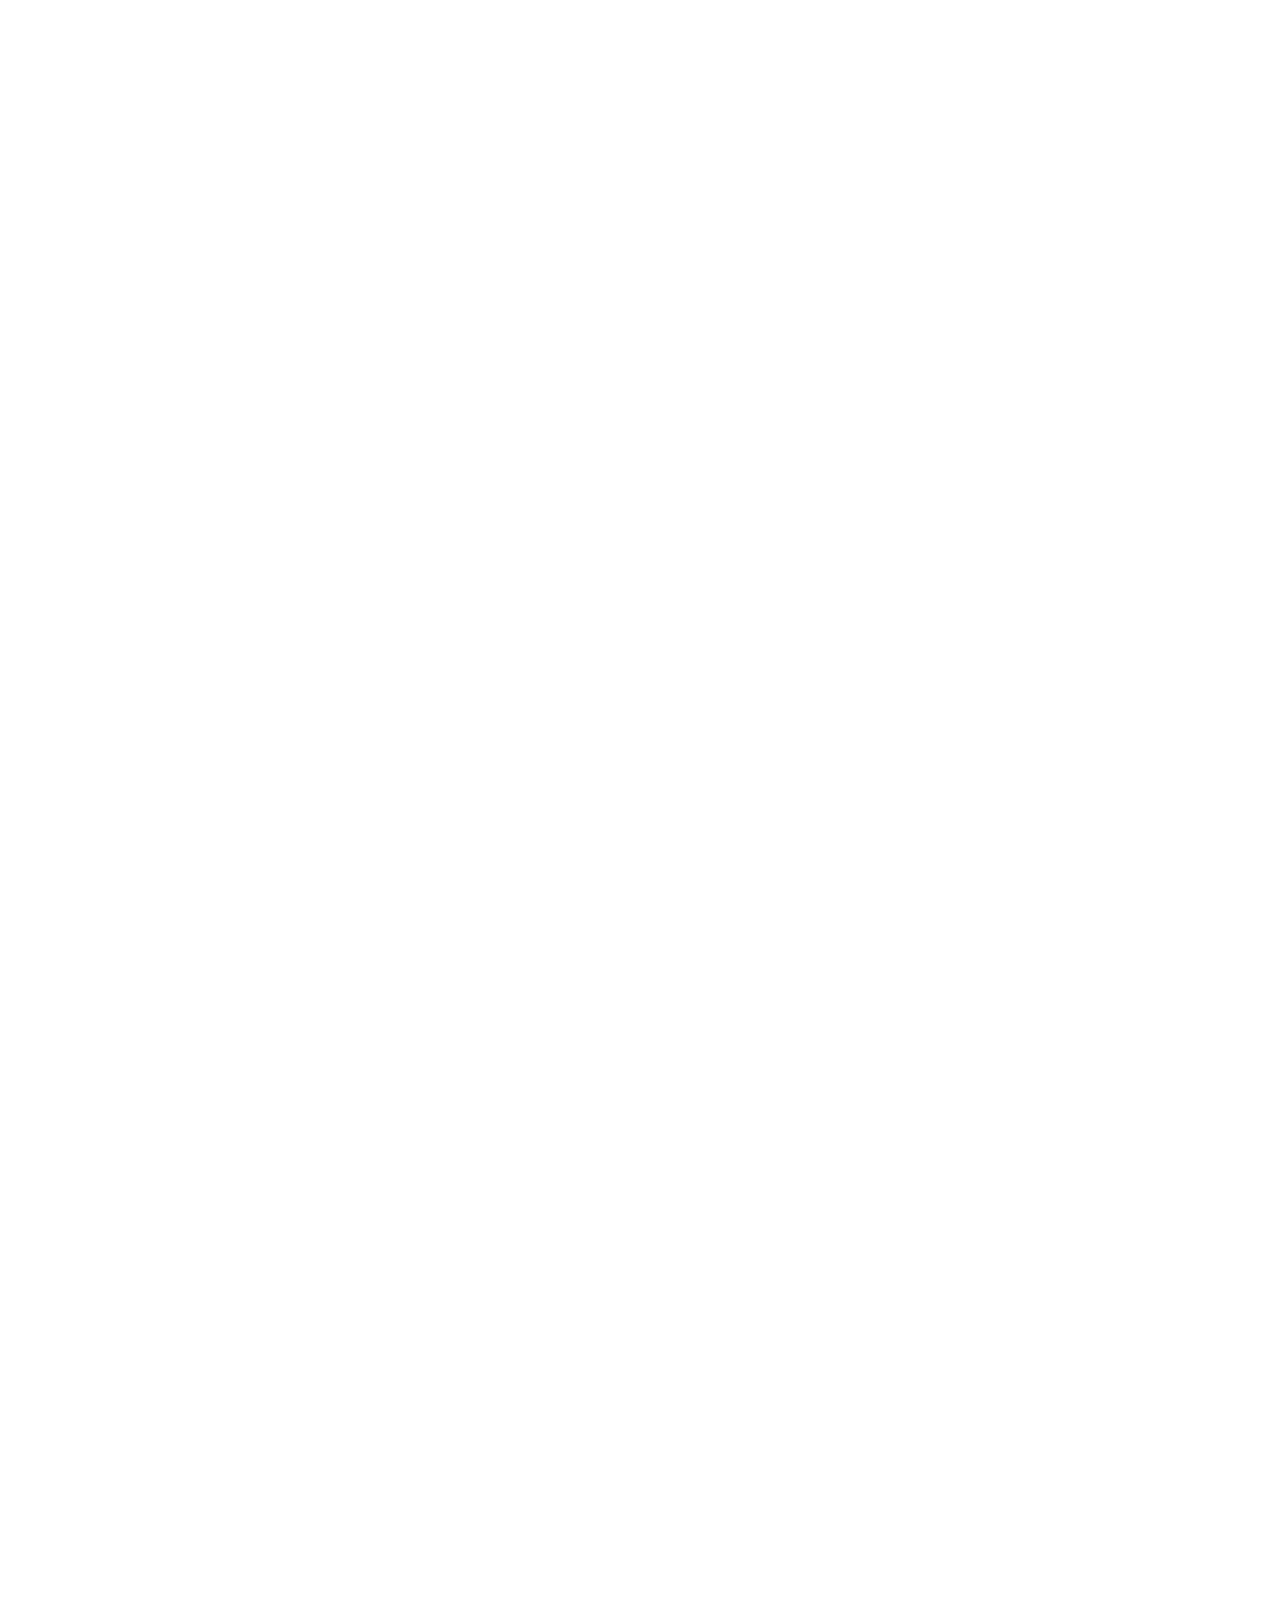
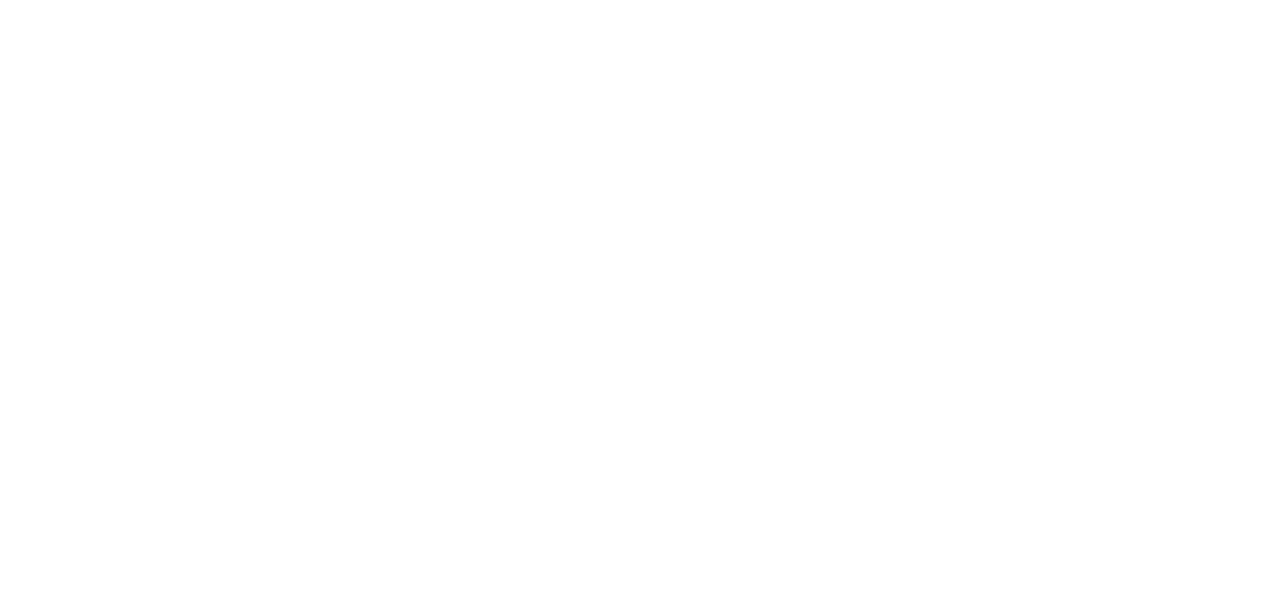
<file: index-account.html>
<!DOCTYPE html>
<html lang="en">

<head>
  <meta charset="UTF-8">
  <meta http-equiv="X-UA-Compatible" content="IE=edge">
  <meta name="viewport" content="width=device-width, initial-scale=1.0">
  <link rel="icon" href="./imgs/rent-icon.png" />
  <link rel="stylesheet" href="https://cdnjs.cloudflare.com/ajax/libs/font-awesome/6.3.0/css/all.min.css"
    integrity="sha512-SzlrxWUlpfuzQ+pcUCosxcglQRNAq/DZjVsC0lE40xsADsfeQoEypE+enwcOiGjk/bSuGGKHEyjSoQ1zVisanQ=="
    crossorigin="anonymous" referrerpolicy="no-referrer" />
  <link rel="stylesheet" href="./style/header.css">
  <link rel="stylesheet" href="./style/index.css">
  <link rel="stylesheet" href="./style/footer.css">
  <title>Rent a Car Online | Kryefaqja</title>
</head>

<body>
  <header>
    <div class="container">
      <div class="logo">
        <div class="logo-box">
          <img src="./imgs/Rent-A-Car-Pllumi-Logo.png" alt="">
        </div>
      </div>
  
      <div class="menu">
        <ul>
          <li><a href="#">Kryefaqja</a></li>
          <li><a href="about-us-account.html">Rreth Nesh</a></li>
          <li><a href="vehicle-models-account.html">Modelet e veturave</a></li>
          <li><a href="testimonials-account.html">Dëshmitë</a></li>
          <li><a href="our-team-account.html">Ekipa jonë</a></li>
          <li><a href="contact-us-account.html">Kontakti</a></li>
        </ul>
      </div>
  
      <div class="nav-buttons">
        <ul>
                    <li><a href="settings.html"><i class="fa-solid fa-user"></i></a></li>

        </ul>
      </div>
    </div>
  
    <div class="mobile-header">
      <nav>
        <div class="mobile-logo">
          <a href="#" class="logo"><img src="./imgs/Rent-A-Car-Pllumi-Logo.png" alt=""></a>
        </div>
        <div>
          <ul id="nav">
            <li><a href="#">Kryefaqja</a></li>
            <li><a href="about-us-account.html">Rreth Nesh</a></li>
            <li><a href="vehicle-models-account.html">Modelet e veturave</a></li>
            <li><a href="testimonials-account.html">Dëshmitë</a></li>
            <li><a href="our-team-account.html">Ekipa jonë</a></li>
            <li><a href="contact-us-account.html">Kontakti</a></li>
  
            <li class="account-user"><a href="settings.html"><i class="fa-solid fa-user"></i></a></li>
          </ul>
        </div>
        <div class="menu" id="menu">
          <span></span>
          <span></span>
          <span></span>
        </div>
      </nav>
    </div>
  </header>

  <main>
    <section class="hero-banner">
      <div class="container">
        <div class="row">
          <div class="col">
            <h4>Planifiko udhetimin tuaj</h4>
  
            <h1>Kurseni <span>shumë</span> me makinat tona.</h1>
  
            <p>Merrni me qira makinën e ëndrrave tuaja. Çmime të pakrahasueshme, kilometra të pakufizuara, opsione
              fleksibël të marrjes
              dhe shumë më tepër.
            </p>
  
            <div class="hero-banner-buttons">
              <button><a href="#bookCar">Rezervo Udhëtimin <i class="fa-solid fa-circle-check"></i></a></button>
  
              <button><a href="#">Mëso më shumë <i class="fa-solid fa-angle-right"></i></a></button>
            </div>
          </div>
  
          <div class="col">
            <img src="./imgs/main-car.png" alt="">
          </div>
        </div>
      </div>
    </section>
  
    <section class="book-car" id="bookCar" data-entrance="from-left">
      <div class="container">
        <h2>Rezervoni një makinë</h2>
  
        <div class="row">
          <div class="col">
            <div class="field">
              <label><i class="fa-solid fa-car"></i> Zgjedh llojin e makinës tuaj <span>*</span></label>
              <select>
                <option value="">Select your car type</option>
                <option value="audi">Audi A1 S-Line</option>
                <option value="vw">VW Golf 6</option>
                <option value="toyota">Toyota Camry</option>
                <option value="bmw">BMW 320 ModernLine</option>
                <option value="mercedes">Mercedes-Benz GLK</option>
                <option value="passat">VW Passat CC</option>
              </select>
            </div>
          </div>
  
          <div class="col">
            <div class="field">
              <label><i class="fa-solid fa-location-dot"></i> Merr në <span>*</span></label>
              <select>
                <option value="">Select pick up location</option>
                <option value="prishtina">Prishtine</option>
                <option value="mitrovice">Mitrovice</option>
                <option value="vushtrri">Vushtrri</option>
                <option value="prizren">Prizren</option>
                <option value="ferizaj">Ferizaj</option>
                <option value="gjilan">Gjilan</option>
              </select>
            </div>
          </div>
  
          <div class="col">
            <div class="field">
              <label><i class="fa-solid fa-location-dot"></i> Leje në <span>*</span></label>
              <select>
                <option value="">Select drop off location</option>
                <option value="gjilan">Gjilan</option>
                <option value="prizren">Prizren</option>
                <option value="vushtrri">Vushtrri</option>
                <option value="mitrovice">Mitrovice</option>
                <option value="ferizaj">Ferizaj</option>
                <option value="prishtina">Prishtine</option>
              </select>
            </div>
          </div>
        </div>
  
        <div class="row">
          <div class="col">
            <div class="field">
              <label for="date"><i class="fa-regular fa-calendar-days"></i> Merr në <span>*</span></label>
              <input type="date" id="date" name="date">
            </div>
          </div>
  
          <div class="col">
            <div class="field">
              <label><i class="fa-solid fa-location-dot"></i> Leje në <span>*</span></label>
              <input type="date" id="secondDate" name="date">
            </div>
          </div>
  
          <div class="col">
            <div class="field">
              <button><a href="#">Kërko</a></button>
            </div>
          </div>
        </div>
      </div>
    </section>
  
  
    <section class="plans" data-entrance="fade">
      <div class="container">
        <div class="text-center">
          <h4>Planifiko udhetimin tuaj</h4>
  
          <h1>Merr shpejtë dhe lehtë makina me qera</h1>
        </div>
  
        <div class="row">
          <div class="col">
            <img src="./imgs/select-car.png" alt="Select Car Icon">
  
            <h3>Zgjedh Makinen</h3>
  
            <p>
              Ne ofrojm nje zgjedhje te madhe te makinave dhe kemi veturat perfekte qe te nevojiten ty
            </p>
          </div>
  
          <div class="col">
            <img src="./imgs/contact-operator.png" alt="Contact Operator Icon">
  
            <h3>Kontakto Operatorin</h3>
  
            <p>
              Operatorët tanë të ditur dhe miqësorë janë gjithmonë të gatshëm të ndihmojnë për çdo pyetje apo shqetësim
            </p>
          </div>
  
          <div class="col">
            <img src="./imgs/lets-drive.png" alt="Let's Drive Icon">
  
            <h3>Le të Vozisim</h3>
  
            <p>Pavarësisht nëse jeni duke ecur në rrugë të hapur, ne ju kemi mbuluar me gamën tonë të gjerë të makinave
            </p>
          </div>
        </div>
      </div>
    </section>
  
  
    <section class="vehicle-models" data-entrance="from-top">
      <div class="container">
        <div class="text-center">
          <h4>Lloji i Makinave</h4>
  
          <h1>Flota jonë me qira</h1>
  
          <p>Flota jonë përfshin një sërë automjetesh, nga makina kompakte te SUV, automjete luksoze, madje edhe furgona
            për grupe më
            të mëdha. Të gjitha automjetet tona mirëmbahen rregullisht për të garantuar besueshmërinë dhe sigurinë e
            tyre, dhe ne
            krenohemi që ofrojmë çmime të përballueshme që i përshtaten çdo buxheti.</p>
        </div>
  
        <div class="row">
          <div class="buttons-box">
            <div class="buttons colored-box" id="x1">
              Audi A1 S-Line
            </div>
  
            <div class="buttons" id="x2">
              VW Golf 6
            </div>
  
            <div class="buttons" id="x3">
              Toyota Camry
            </div>
  
            <div class="buttons" id="x4">
              BMW 320 ModernLine
            </div>
  
            <div class="buttons" id="x5">
              Mercedes-Benz GLK
            </div>
  
            <div class="buttons" id="x6">
              VW Passat CC
            </div>
          </div>
  
          <div class="car">
            <img id="theImage" src="./imgs/audia1.d038cf70b700e34e607a.png" alt="">
          </div>
  
          <div class="car-info">
            <div class="car-description">
              <div class="car-price">
                <h3 id="priceCar">70€</h3><span>/ qira në ditë</span>
              </div>
              <div class="car-table">
                <div class="car-table-row">
                  <div class="car-table-col">
                    <span>Marka</span>
                  </div>
                  <div class="car-table-col">
                    <span id="carName">Audi</span>
                  </div>
                </div>
  
                <div class="car-table-row">
                  <div class="car-table-col">
                    <span>Modeli</span>
                  </div>
                  <div class="car-table-col">
                    <span id="carModel">A1</span>
                  </div>
                </div>
  
                <div class="car-table-row">
                  <div class="car-table-col">
                    <span>Viti</span>
                  </div>
                  <div class="car-table-col">
                    <span id="carYear">2014</span>
                  </div>
                </div>
  
                <div class="car-table-row">
                  <div class="car-table-col">
                    <span>Dyert</span>
                  </div>
                  <div class="car-table-col">
                    <span>4/5</span>
                  </div>
                </div>
  
                <div class="car-table-row">
                  <div class="car-table-col">
                    <span>Nxitimi</span>
                  </div>
                  <div class="car-table-col">
                    <span>Po</span>
                  </div>
                </div>
  
  
                <div class="car-table-row">
                  <div class="car-table-col">
                    <span>Transmetimi</span>
                  </div>
                  <div class="car-table-col">
                    <span id="carTransmition">Automatik</span>
                  </div>
                </div>
  
  
                <div class="car-table-row">
                  <div class="car-table-col">
                    <span>Karburanti</span>
                  </div>
                  <div class="car-table-col">
                    <span id="carFuel">Naftë</span>
                  </div>
                </div>
              </div>
              <button><a href="#">Rezervo tani</a></button>
            </div>
          </div>
        </div>
      </div>
    </section>
  
    <section class="ads" data-entrance="fade">
      <div class="container">
        <div class="text-center">
          <h1>Kurseni shumë me makinat tona të lira me qira!</h1>
  
          <h3>Për ta bërë përvojën tuaj me qira sa më të qetë që të jetë e mundur, ne ofrojmë vende fleksibël të marrjes
            dhe
            dorëzimit, në mënyrë që të zgjidhni një vendndodhje që është e përshtatshme për ju. Për më tepër, ne ofrojmë
            mbështetje
            për klientët <span>24/7</span>, kështu që ju mund të ndiheni të sigurt se çdo çështje do të adresohet
            menjëherë.</h3>
        </div>
      </div>
    </section>
  
    <section class="choose-us" data-entrance="from-top">
      <div class="container">
        <div class="hero-banner-choose">
          <img src="./imgs/main.70cd75042bdf42515d92.png" alt="Cars Hero Banner Image">
        </div>
  
        <div class="row">
          <div class="col">
            <h4>Pse na zgjodhet ne</h4>
  
            <h2>Ofertat më të çmuara që do të gjeni ndonjëherë</h2>
  
            <p>Zbuloni ofertat më të mira që do të gjeni ndonjëherë me ofertat tona të pakrahasueshme. Ne jemi të
              përkushtuar t'ju
              ofrojmë
              me më të mirët
              vlerë për paratë tuaja, në mënyrë që të mund të shijoni shërbime dhe produkte me cilësi të lartë pa e
              prishur bankën.
              Tona
              marrëveshjet janë
              projektuar për t'ju dhënë përvojën përfundimtare të qiradhënies, ndaj mos e humbisni mundësinë tuaj për të
              kursyer shumë.</p>
  
            <button><a href="#">Gjeni Detaje <i class="fa-solid fa-angle-right"></i></a></button>
          </div>
  
          <div class="col">
            <div class="row-inside-col">
              <div class="icon">
                <img src="./imgs/cross.png" alt="">
              </div>
              <div class="content">
                <h4>Udheto me makinë jasht vendit</h4>
  
                <p>Çoni përvojën tuaj të drejtimit në një nivel tjetër me automjetet tona të nivelit më të lartë për
                  aventurat tuaja jashtë vendit.</p>
              </div>
            </div>
  
            <div class="row-inside-col">
              <div class="icon">
                <img src="./imgs/pricing.png" alt="">
              </div>
              <div class="content">
                <h4>Çmimet gjithëpërfshirëse</h4>
  
                <p>
                  Merrni gjithçka që ju nevojitet me një çmim të përshtatshëm, transparent me politikën tonë
                  gjithëpërfshirëse të çmimeve.
                </p>
              </div>
            </div>
  
            <div class="row-inside-col">
              <div class="icon">
                <img src="./imgs/hidden-charges.png" alt="">
              </div>
              <div class="content">
                <h4>Nuk ka tarifa të fshehura</h4>
  
                <p>
                  Shijoni paqen e mendjes me politikën tonë pa tarifa të fshehura. Ne besojmë në çmime transparente dhe
                  të ndershme.
                </p>
              </div>
            </div>
          </div>
        </div>
      </div>
    </section>
  
    <section class="clients" data-entrance="fade">
      <div class="container">
        <div class="clients-title">
          <h4>Shqyrtuar nga njerëzit</h4>
  
          <h2>Dëshmitë e klientëve</h2>
  
          <p>Zbuloni ndikimin pozitiv që kemi bërë tek klientët tanë duke lexuar dëshmitë e tyre. Klientët tanë kanë
            përjetuar
            shërbimin dhe rezultatet tona, dhe ata janë të etur të ndajnë përvojat e tyre pozitive me ju.</p>
        </div>
  
        <div class="row">
          <div class="col" data-entrance="from-left">
            <blockquote>
              <p>"Ne morëm me qira një makinë nga kjo faqe interneti dhe patëm një përvojë të mrekullueshme! Rezervimi
                ishte i lehtë dhe
                Normat e qirave ishin shumë
                të përballueshme."</p>
            </blockquote>
  
            <div class="profile-quotes">
              <div class="profile">
                <div class="profile-img">
                  <img src="./imgs/profile-1.jpg" alt="Profile Picture of Mark Zuckerberg">
                </div>
                <span>
                  <h4>Amar Mejzini</h4>
                  <p>Vushtrri</p>
                </span>
              </div>
              <div class="icon">
                <i class="fa-solid fa-quote-right"></i>
              </div>
            </div>
          </div>
  
          <div class="col" data-entrance="from-right">
            <blockquote>
              <p>"Makina ishte në gjendje të shkëlqyer dhe e bëri udhëtimin tonë edhe më të mirë. Rekomandohet shumë për
                këtë faqe
                interneti për marrjen me qira të makinave!"</p>
            </blockquote>
  
            <div class="profile-quotes">
              <div class="profile">
                <div class="profile-img">
                  <img src="./imgs/profile-2.jpg" alt="Profile Picture of Bill Gates">
                </div>
                <span>
                  <h4>Alaudin Haradinaj</h4>
                  <p>Prishtinë</p>
                </span>
              </div>
              <div class="icon">
                <i class="fa-solid fa-quote-right"></i>
              </div>
            </div>
          </div>
        </div>
      </div>
    </section>
  
    <section class="faq-section" data-entrance="fade">
      <div class="container">
        <div class="faq-title">
          <h4>PBSH</h4>
  
          <h2>Pyetjet e bëra më shpesh</h2>
  
          <p>Pyetjet e bëra më shpesh në lidhje me procesin e rezervimit të makinave me qira në faqen tonë të
            internetit: Përgjigjet
            ndaj shqetësimeve dhe pyetjeve të zakonshme.</p>
        </div>
  
        <div class="faq-box" data-entrance="from-top">
          <details class="active" id="question1" open>
            <summary>Çfarë është e veçantë në lidhje me krahasimin e marrëveshjeve të makinave me qira? <i
                class="fa-solid fa-angle-down"></i></summary>
            <p>Krahasimi i marrëveshjeve të makinave me qira është i rëndësishëm pasi ndihmon në gjetjen e marrëveshjes
              më të mirë që i
              përshtatet buxhetit dhe kërkesave tuaja, duke siguruar që ju të merrni vlerën më të madhe për paratë
              tuaja. Duke
              krahasuar opsione të ndryshme, mund të gjeni oferta që ofrojnë çmime më të ulëta, shërbime shtesë ose
              modele më të mira
              makinash. Ju mund të gjeni oferta për marrjen me qira të makinave duke hulumtuar në internet dhe duke
              krahasuar çmimet
              nga kompani të ndryshme me qira.</p>
          </details>
  
          <details id="question2">
            <summary>Si i gjej ofertat e marrjes me qira të makinave? <i class="fa-solid fa-angle-down"></i></summary>
            <p>Për të gjetur oferta për makina me qira në faqen tonë të internetit, klientët mund të shfletojnë
              seksionin tonë të
              promovimeve dhe zbritjeve speciale.
              Klientët mund të përdorin funksionin e kërkimit të faqes sonë të internetit për të krahasuar çmimet dhe
              për të gjetur
              ofertat më të mira të marrjes me qira të makinave që i përshtaten buxhetit dhe preferencave të tyre.</p>
          </details>
  
          <details id="question3">
            <summary>Si mund të gjej çmime kaq të ulëta të makinave me qira? <i class="fa-solid fa-angle-down"></i>
            </summary>
            <p>Ne ofrojmë çmime konkurruese të makinave me qira duke zbatuar çmime dinamike që rregullojnë tarifat e
              qirasë bazuar në
              faktorë si kërkesa, sezonaliteti dhe disponueshmëria.
              Klientët mund të gjejnë çmime të ulëta të makinave me qira duke kontrolluar seksionin tonë të promovimeve
              dhe zbritjeve
              speciale në faqen tonë të internetit.</p>
          </details>
        </div>
      </div>
    </section>
  
    <section class="download" data-entrance="from-top">
      <div class="container">
        <div class="text">
          <h2 class="title">Shkarkoni aplikacionin tonë për të përfituar sa më shumë prej tij</h2>
  
          <p class="description">Shkarkoni aplikacionin tonë për marrjen me qira të makinave sot dhe shijoni komoditetin
            e rezervimit të udhëtimit tuaj
            të ëndrrave me vetëm disa prekje në smartfonin tuaj.</p>
        </div>
  
        <div class="stores-image">
          <img src="./imgs/googleapp.e6493904327fe3f9b89c7c.png" alt="Google Play Store Logo">
          <img src="./imgs/appstore.35481c6295b0744dfcc00d3.png" alt="App Store Logo">
        </div>
      </div>
    </section>
  </main>
  
  <footer data-entrance="fade">
    <div class="container">
      <div class="row">
        <div class="col">
          <ul>
            <li><span>ONLINE</span> Rent a Car</li>
            <li>
              <p>Ne ofrojmë një gamë të madhe automjetesh për të gjitha nevojat tuaja të drejtimit. Ne kemi makinën
                perfekte për të
                plotësuar nevojat tuaja.</p>
            </li>
            <li><a href="#"><i class="fa-solid fa-phone"></i>&nbsp; (383) -967-554</a></li>
            <li><a href="#"><i class="fa-solid fa-envelope"></i>&nbsp; support@rentacaronline.com</a></li>
            <li><a href="#">Designed by Pellumb Rashica,Amar Mejzini,Erdon Zeqiri,Leonit Mehaj,Ensar Aliu.</a></li>
          </ul>
        </div>
  
        <div class="col">
          <ul>
            <li><span>KOMPANIA</span></li>
            <li><a href="#">Vushtrri</a></li>
            <li><a href="#">Karriera</a></li>
            <li><a href="#">Celular</a></li>
            <li><a href="#">Blogu</a></li>
            <li><a href="#">Si punojmë ne</a></li>
          </ul>
        </div>
  
        <div class="col">
          <ul>
            <li><span>ORË PUNE</span></li>
            <li>Mon - Fri: 9:00AM - 9:00PM</li>
            <li>Sat: 9:00AM - 19:00PM</li>
            <li>Sun: Closed</li>
          </ul>
        </div>
  
        <div class="col">
          <ul id="newsletterForm">
            <li><span>ABONIM</span></li>
            <li>Abonohuni në adresën tuaj të emailit për lajmet dhe përditësimet më të fundit.</li>
            <li><input type="email" name="email" id="subscribeEmail" placeholder="Shkruaj adresën e emailit"></li>
            <li><button id="subscribe">Dergo</button></li>
            <p class="success-message" id="successMessage" style="display: none;">Thank you for subscribing!</p>
            <p class="error-message" id="errorMessage" style="display: none;">Invalid email address. Please try again.</p>
          </ul>
        </div>
      </div>
    </div>
  </footer>
  
  <script type="text/javascript" src="./javascript/cars.js"></script>
  <script src="./javascript/email.js"></script>
  <script src="./javascript/header.js"></script>
  <script src="./javascript/scroll-enterance.js"></script>
</body>


</html>
</file>
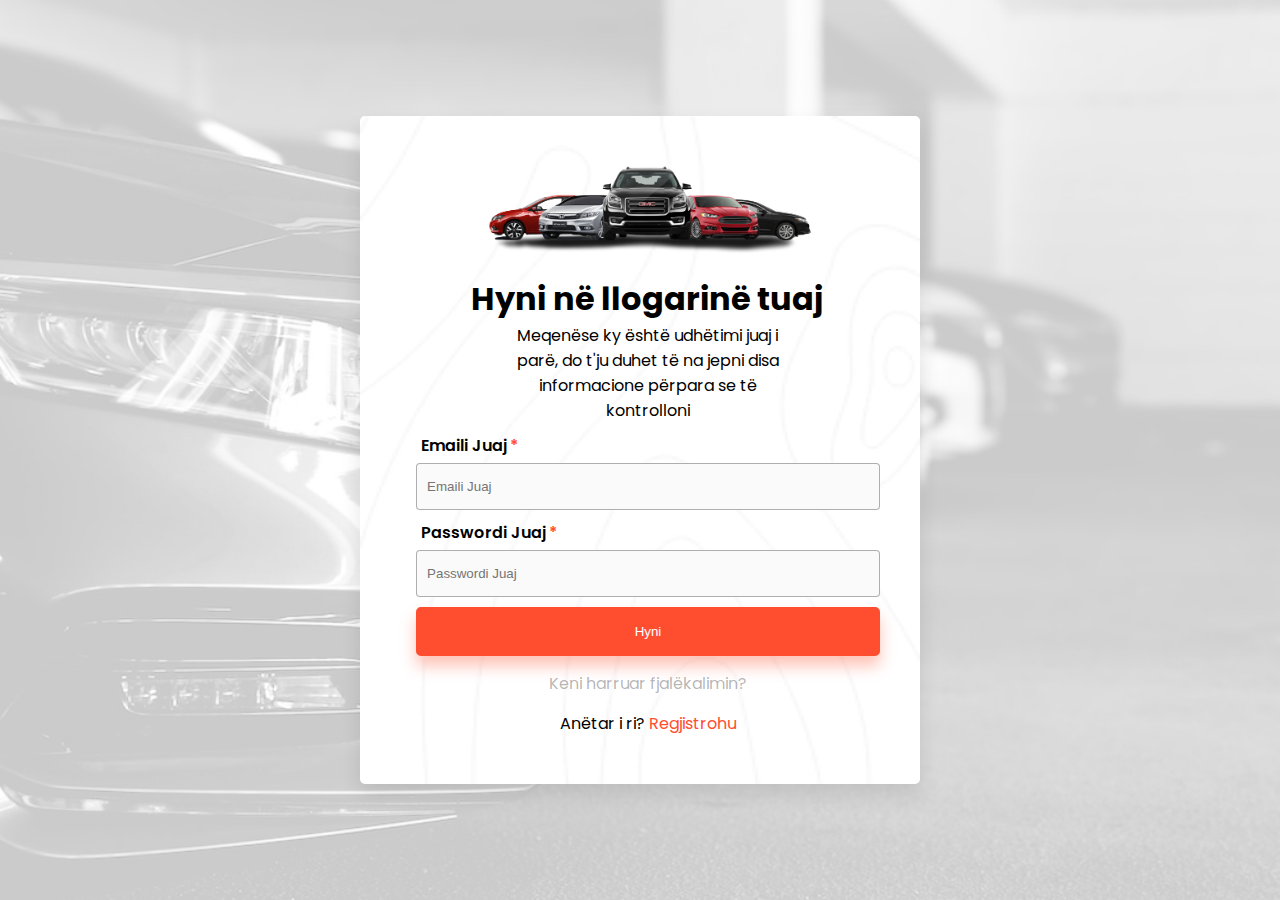
<file: log-in.html>
<!DOCTYPE html>
<html lang="en">

<head>
  <meta charset="UTF-8">
  <meta http-equiv="X-UA-Compatible" content="IE=edge">
  <meta name="viewport" content="width=device-width, initial-scale=1.0">
  <link rel="icon" href="./imgs/rent-icon.png" />
  <link rel="stylesheet" href="https://cdnjs.cloudflare.com/ajax/libs/font-awesome/6.3.0/css/all.min.css"
    integrity="sha512-SzlrxWUlpfuzQ+pcUCosxcglQRNAq/DZjVsC0lE40xsADsfeQoEypE+enwcOiGjk/bSuGGKHEyjSoQ1zVisanQ=="
    crossorigin="anonymous" referrerpolicy="no-referrer" />
  <link rel="stylesheet" href="./style/header.css">
  <link rel="stylesheet" href="./style/log-in.css">
  <link rel="stylesheet" href="./style/footer.css">
  <title>Rent a Car Online | Hyni</title>
</head>

<body>
  <main>
    <section class="login-page" data-entrance="fade">
      <div class="container">
        <div class="login-form">
          <div class="primary-img">
            <img src="./imgs/group-of-cars.png" alt="">
          </div>

          <h2>Hyni në llogarinë tuaj</h2>

          <p>Meqenëse ky është udhëtimi juaj i parë, do t'ju duhet të na jepni disa informacione përpara se të
            kontrolloni</p>

          <form id="loginForm" action="loginForm">
            <div class="fields">
              <label for="email"><i class="fa-solid fa-envelope"></i>Emaili Juaj <span>*</span></label>
              <input type="email" name="loginEmail" id="loginEmail" placeholder="Emaili Juaj" required>
            </div>

            <div class="fields">
              <label for="password"><i class="fa-solid fa-lock"></i>Passwordi Juaj <span>*</span></label>
              <input type="password" name="loginPassword" id="loginPassword" placeholder="Passwordi Juaj" required>
            </div>
          </form>
          <button onclick="login()"><a>Hyni</a></button>
             
        <div class="alert hide" id="successAlert">
          <span class="fas fa-exclamation-circle"></span>
          <span class="msg">Jeni kyqur me sukses!</span>
          <div class="close-btn">
            <span class="fas fa-times"></span>
          </div>
        </div>

          <a href="#" class="forgot-password">Keni harruar fjalëkalimin?</a>

          <span>Anëtar i ri? <a href="sign-up.html">Regjistrohu</a></span>
        </div>
      </div>
    </section>
  </main>

<script src="./javascript/register-and-login.js"></script>
  <script src="./javascript/scroll-enterance.js"></script>

</body>

</html>
</file>
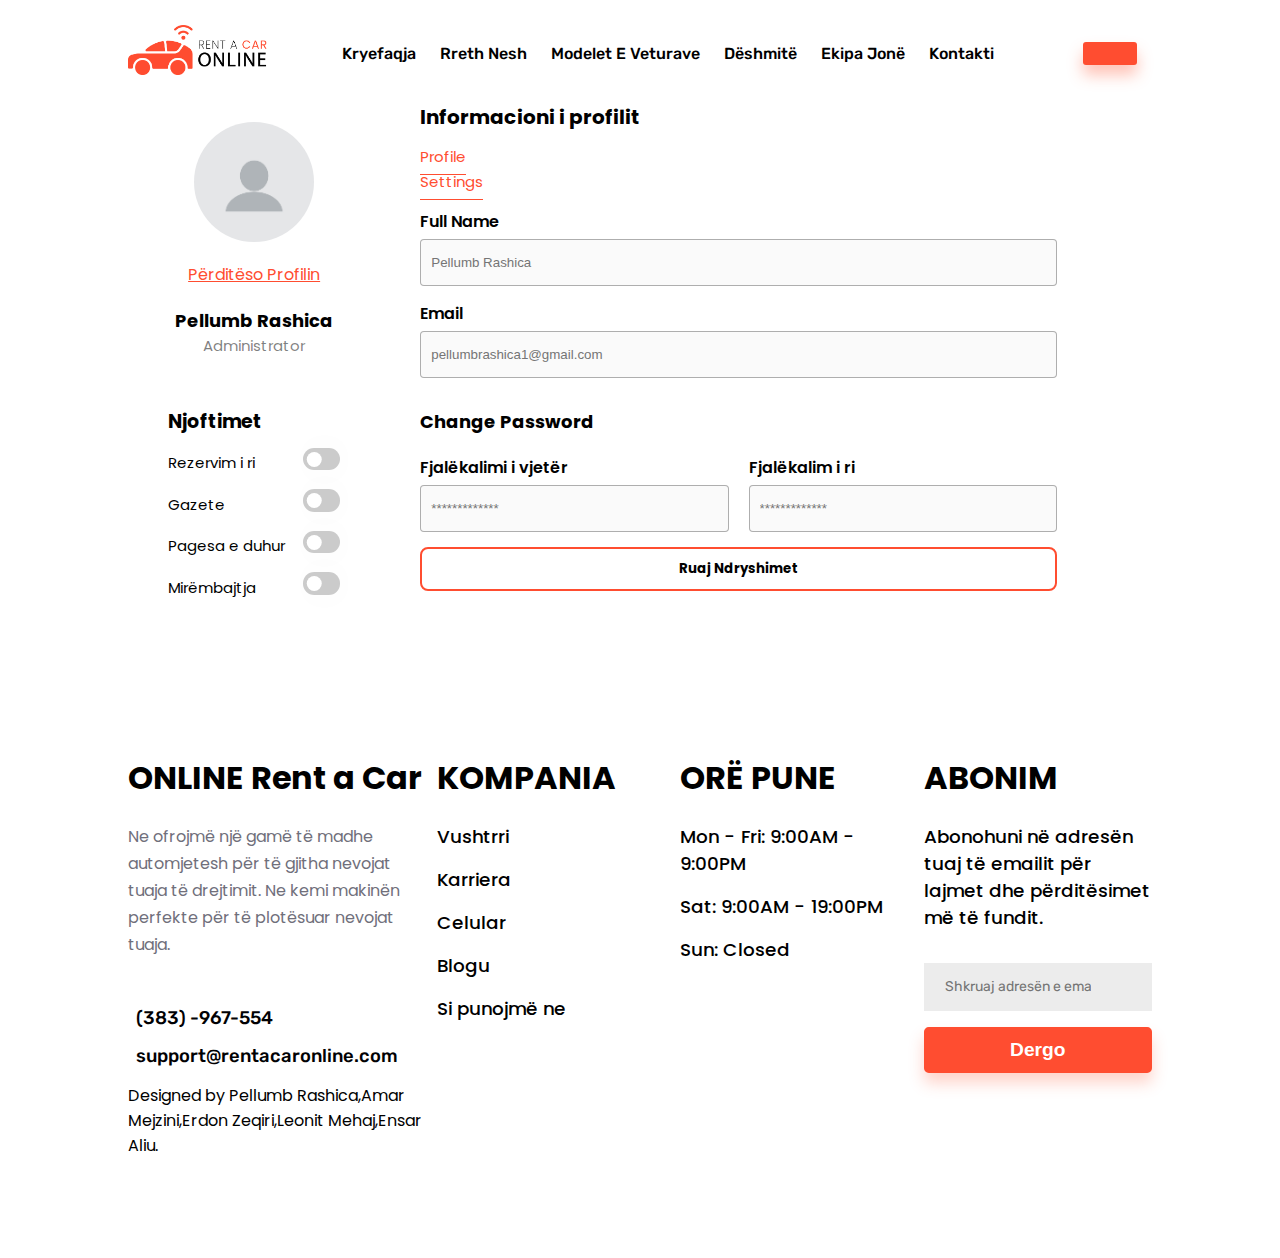
<file: settings.html>
<!DOCTYPE html>
<html lang="en">
  <head>
    <meta charset="UTF-8" />
    <meta http-equiv="X-UA-Compatible" content="IE=edge" />
    <meta name="viewport" content="width=device-width, initial-scale=1.0" />
    <link rel="icon" href="./imgs/rent-icon.png" />
    <link
      rel="stylesheet"
      href="https://cdnjs.cloudflare.com/ajax/libs/font-awesome/6.3.0/css/all.min.css"
      integrity="sha512-SzlrxWUlpfuzQ+pcUCosxcglQRNAq/DZjVsC0lE40xsADsfeQoEypE+enwcOiGjk/bSuGGKHEyjSoQ1zVisanQ=="
      crossorigin="anonymous"
      referrerpolicy="no-referrer"
    />
    <link rel="stylesheet" href="./style/header.css" />
    <link rel="stylesheet" href="./style/settings.css" />
    <link rel="stylesheet" href="./style/footer.css" />
    <title>Rent a Car Online | Cilsimet</title>
  </head>

  <body>
    <header>
      <div class="container">
        <div class="logo">
          <div class="logo-box">
            <img src="./imgs/Rent-A-Car-Pllumi-Logo.png" alt="">
          </div>
        </div>
    
        <div class="menu">
          <ul>
            <li><a href="index-account.html">Kryefaqja</a></li>
            <li><a href="about-us-account.html">Rreth Nesh</a></li>
            <li><a href="vehicle-models-account.html">Modelet e veturave</a></li>
            <li><a href="testimonials-account.html">Dëshmitë</a></li>
            <li><a href="our-team-account.html">Ekipa jonë</a></li>
            <li><a href="contact-us-account.html">Kontakti</a></li>
          </ul>
        </div>
    
        <div class="nav-buttons">
          <ul>
            <li><a href="settings.html"><i class="fa-solid fa-user"></i></a></li>
    
          </ul>
        </div>
      </div>
    
      <div class="mobile-header">
        <nav>
          <div class="mobile-logo">
            <a href="#" class="logo"><img src="./imgs/Rent-A-Car-Pllumi-Logo.png" alt=""></a>
          </div>
          <div>
            <ul id="nav">
              <li><a href="index-account.html">Kryefaqja</a></li>
              <li><a href="about-us-account.html">Rreth Nesh</a></li>
              <li><a href="vehicle-models-account.html">Modelet e veturave</a></li>
              <li><a href="testimonials-account.html">Dëshmitë</a></li>
              <li><a href="our-team-account.html">Ekipa jonë</a></li>
              <li><a href="contact-us-account.html">Kontakti</a></li>
    
              <li class="account-user"><a href="settings.html"><i class="fa-solid fa-user"></i></a></li>
            </ul>
          </div>
          <div class="menu" id="menu">
            <span></span>
            <span></span>
            <span></span>
          </div>
        </nav>
      </div>
    </header>

    <main>
      <div class="side-bar">
        <div class="profile">
          <div class="profile-img">
            <img src="./imgs/blank-profile-picture.png" alt="" />
          </div>

          <a href="#">Përditëso Profilin</a>

          <h2 class="profile-name">Pellumb Rashica</h2>

          <span class="profile-value">Administrator</span>
        </div>

        <div class="notification">
          <h1 class="title">Njoftimet</h1>

          <div class="row-notify">
            <span>Rezervim i ri</span>

            <label class="switch">
                <input type="checkbox">
                <span class="slider"></span>
            </label>
          </div>

        <div class="row-notify">
            <span>Gazete</span>
        
            <label class="switch">
                <input type="checkbox">
                <span class="slider"></span>
            </label>
        </div>

        <div class="row-notify">
            <span>Pagesa e duhur</span>
        
            <label class="switch">
                <input type="checkbox">
                <span class="slider"></span>
            </label>
        </div>

        <div class="row-notify">
            <span>Mirëmbajtja</span>
        
            <label class="switch">
                <input type="checkbox">
                <span class="slider"></span>
            </label>
        </div>
        </div>
      </div>

      <div class="content">
       <div class="wrapper">
        <div class="profile-save">
            <h1>Informacioni i profilit</h1>
        
        </div>

        <div class="profile-nav">
            <div class="col">
                <span>Profile Settings</span>
            </div>
        </div>

        <div class="information">
            <div class="field">
                <label for="fullName">Full Name</label>
                <input type="text" placeholder="Pellumb Rashica">
            </div>

            <div class="field">
                <label for="email">Email</label>
                <input type="email" placeholder="pellumbrashica1@gmail.com">
            </div>

            <h1 class="password-title">Change Password</h1>
            <div class="row">
                <div class="col">
                    <label for="oldPassword">Fjalëkalimi i vjetër</label>
                    <input type="password" id="oldPassword" name="oldPassword" placeholder="*************">
                </div>

                <div class="col">
                    <label for="newPassword">Fjalëkalim i ri</label>
                    <input type="password" id="newPassword" name="newPassword" placeholder="*************">
                </div>
            </div>

            <button class="save-changes" id="saveChanges">Ruaj ndryshimet</button>
        </div>
       </div>
      </div>
    </main>

    <footer>
        <div class="container">
            <div class="row">
                <div class="col">
                    <ul>
                        <li><span>ONLINE</span> Rent a Car</li>
                        <li>
                            <p>Ne ofrojmë një gamë të madhe automjetesh për të gjitha nevojat tuaja të drejtimit. Ne
                                kemi makinën
                                perfekte për të
                                plotësuar nevojat tuaja.</p>
                        </li>
                        <li><a href="#"><i class="fa-solid fa-phone"></i>&nbsp; (383) -967-554</a></li>
                        <li><a href="#"><i class="fa-solid fa-envelope"></i>&nbsp; support@rentacaronline.com</a></li>
                        <li><a href="#">Designed by Pellumb Rashica,Amar Mejzini,Erdon Zeqiri,Leonit Mehaj,Ensar
                                Aliu.</a></li>
                    </ul>
                </div>

                <div class="col">
                    <ul>
                        <li><span>KOMPANIA</span></li>
                        <li><a href="#">Vushtrri</a></li>
                        <li><a href="#">Karriera</a></li>
                        <li><a href="#">Celular</a></li>
                        <li><a href="#">Blogu</a></li>
                        <li><a href="#">Si punojmë ne</a></li>
                    </ul>
                </div>

                <div class="col">
                    <ul>
                        <li><span>ORË PUNE</span></li>
                        <li>Mon - Fri: 9:00AM - 9:00PM</li>
                        <li>Sat: 9:00AM - 19:00PM</li>
                        <li>Sun: Closed</li>
                    </ul>
                </div>

                <div class="col">
                    <ul id="newsletterForm">
                        <li><span>ABONIM</span></li>
                        <li>Abonohuni në adresën tuaj të emailit për lajmet dhe përditësimet më të fundit.</li>
                        <li><input type="email" name="email" id="subscribeEmail"
                                placeholder="Shkruaj adresën e emailit"></li>
                        <li><button id="subscribe">Dergo</button></li>
                        <p class="success-message" id="successMessage" style="display: none;">Thank you for subscribing!
                        </p>
                        <p class="error-message" id="errorMessage" style="display: none;">Invalid email address. Please
                            try again.</p>
                    </ul>
                </div>
            </div>
        </div>
    </footer>

    <script src="./javascript/email.js"></script>
  <script src="./javascript/header.js"></script>

  </body>
</html>
</file>
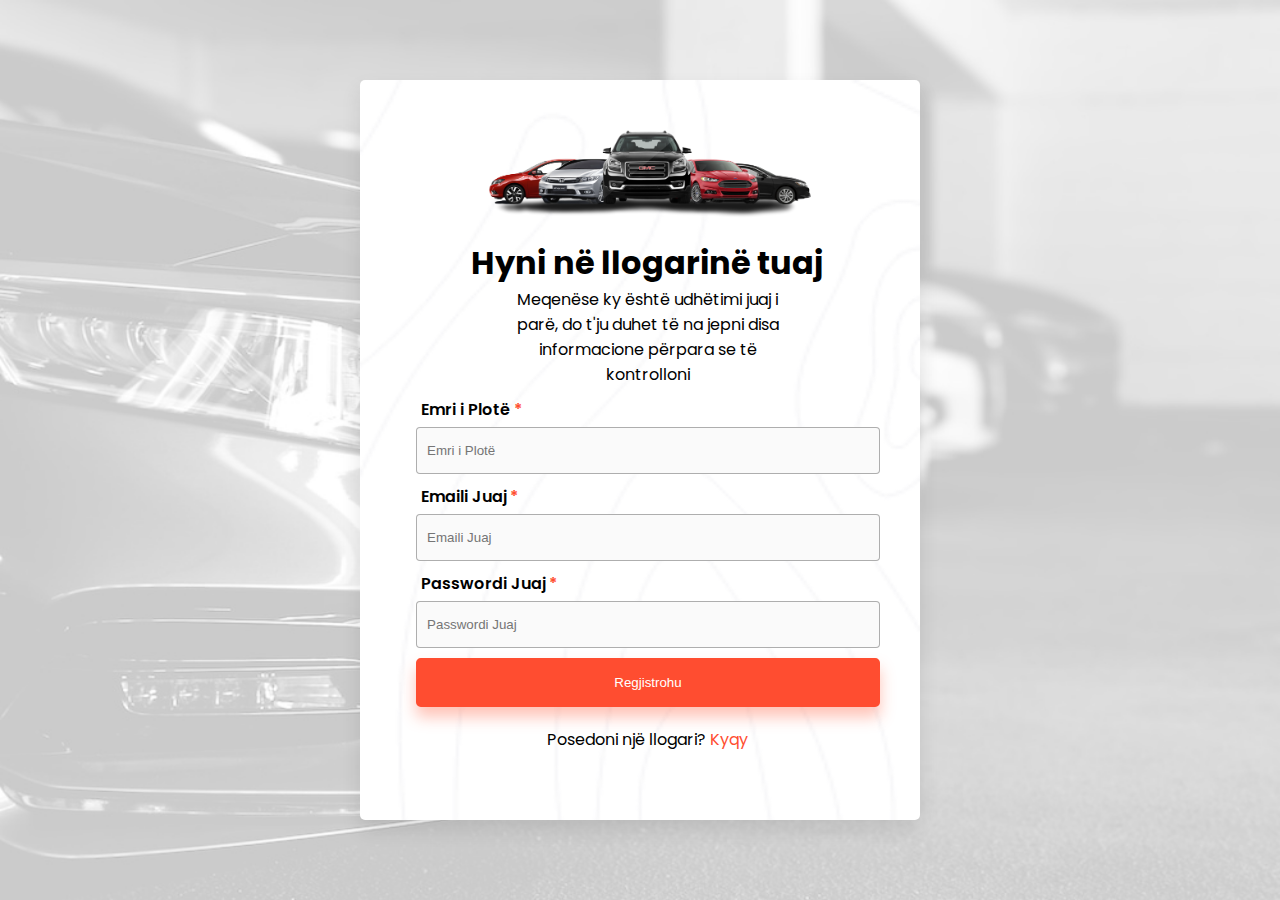
<file: sign-up.html>
<!DOCTYPE html>
<html lang="en">

<head>
  <meta charset="UTF-8">
  <meta http-equiv="X-UA-Compatible" content="IE=edge">
  <meta name="viewport" content="width=device-width, initial-scale=1.0">
  <link rel="icon" href="./imgs/rent-icon.png" />
  <link rel="stylesheet" href="https://cdnjs.cloudflare.com/ajax/libs/font-awesome/6.3.0/css/all.min.css"
    integrity="sha512-SzlrxWUlpfuzQ+pcUCosxcglQRNAq/DZjVsC0lE40xsADsfeQoEypE+enwcOiGjk/bSuGGKHEyjSoQ1zVisanQ=="
    crossorigin="anonymous" referrerpolicy="no-referrer" />
  <link rel="stylesheet" href="./style/header.css">
  <link rel="stylesheet" href="./style/sign-up.css">
  <link rel="stylesheet" href="./style/footer.css">
  <title>Rent a Car Online | Regjistrohu</title>
</head>

<body>
  <main>
    <section class="login-page" data-entrance="fade">
      <div class="container">
        <div class="login-form">
          <div class="primary-img">
            <img src="./imgs/group-of-cars.png" alt="">
          </div>

          <h2>Hyni në llogarinë tuaj</h2>

          <p>Meqenëse ky është udhëtimi juaj i parë, do t'ju duhet të na jepni disa informacione përpara se të
            kontrolloni</p>

            <form id="registrationForm" action="loginForm">
              <div class="fields">
                <label for="email"><i class="fa-solid fa-user"></i>Emri i Plotë <span>*</span></label>
                <input type="text" name="fullName" id="fullName" placeholder="Emri i Plotë" required>
              </div>


              <div class="fields">
                <label for="email"><i class="fa-solid fa-envelope"></i>Emaili Juaj <span>*</span></label>
                <input type="email" name="email" id="email" placeholder="Emaili Juaj" required>
              </div>

              <div class="fields">
                <label for="password"><i class="fa-solid fa-lock"></i>Passwordi Juaj <span>*</span></label>
                <input type="password" name="password" id="password" placeholder="Passwordi Juaj" required>
              </div>
            </form>
            <button onclick="register()"><a>Regjistrohu</a></button>

          <span class="already-member">Posedoni një llogari? <a href="log-in.html">Kyqy</a></span>
        </div>
      </div>
    </section>
  </main>

<script src="./javascript/register-and-login.js"></script>
  <script src="./javascript/scroll-enterance.js"></script>

</body>

</html>
</file>
<file: style/header.css>
@import url('https://fonts.googleapis.com/css2?family=Poppins:wght@100;200;300;400;500;600;700;800;900&family=Rubik:wght@300;400;500;600;700&display=swap');



* {
  padding: 0;
  margin: 0;
  box-sizing: border-box;
}


header {
  width: 80%;
  margin: 0 auto;
  -webkit-animation: slide-in-top 0.5s cubic-bezier(0.250, 0.460, 0.450, 0.940) both;
    animation: slide-in-top 0.5s cubic-bezier(0.250, 0.460, 0.450, 0.940) both;
}

@-webkit-keyframes slide-in-top {
  0% {
    -webkit-transform: translateY(-1000px);
    transform: translateY(-1000px);
    opacity: 0;
  }

  100% {
    -webkit-transform: translateY(0);
    transform: translateY(0);
    opacity: 1;
  }
}

@keyframes slide-in-top {
  0% {
    -webkit-transform: translateY(-1000px);
    transform: translateY(-1000px);
    opacity: 0;
  }

  100% {
    -webkit-transform: translateY(0);
    transform: translateY(0);
    opacity: 1;
  }
}

header .container {
  padding: 25px 0px 0px 0px;
  display: flex;
  justify-content: space-between;
  align-items: center;
}

header .container .logo .logo-box {
  width: 140px;
}

header .container .logo .logo-box img {
  width: 100%;
}


header .container .menu ul {
  display: flex;
}

header .container .menu ul li {
  list-style: none;
  margin: 0px 12px;
}

header .container .menu ul li a {
  text-transform: capitalize;
  text-decoration: none;
  color: #000;
  font-family: 'Rubik', sans-serif;
  font-weight: 500;
  font-size: 1rem;
  cursor: pointer;
  transition: all .3s;
}

header .container .menu ul li a:hover {
  color: #ff4d30;
}

header .container .nav-buttons ul {
  display: flex;
}

header .container .nav-buttons ul li{
  list-style: none;
  margin: 0px 15px;
}

header .container .nav-buttons ul li a {
  text-decoration: none;
  color: #000;
  font-family: 'Rubik', sans-serif;
  font-weight: 500;
  font-size: 1rem;
  transition: all .3s;
  position: relative;
}


header .container .nav-buttons ul li:first-child {
  padding: 0.7rem 1.7rem;
}

header .container .nav-buttons ul li:first-child a:hover {
  color: #ff4d30;
}

header .container .nav-buttons ul li:last-child {
  background-color: #ff4d30;
  border-radius: 3px;
  box-shadow: 0 10px 15px 0 rgba(255, 83, 48, .35);
  color: #fff;
  padding: 0.7rem 1.7rem;
  transition: all .3s;
  cursor: pointer;
}

header .container .nav-buttons ul li:last-child a {
  color: #fff;
}

header .container .nav-buttons ul li:last-child:hover {
  box-shadow: 0 10px 15px 0 rgb(255 83 48 / 50%);
  background-color: #fa4226;
}

/* Header Account */
header .container .nav-buttons-account ul {
  display: flex;
}

header .container .nav-buttons-account ul li {
  list-style: none;
  margin: 0px 15px;
}

header .container .nav-buttons-account ul li a {
  text-decoration: none;
  color: #000;
  font-family: 'Rubik', sans-serif;
  font-weight: 500;
  font-size: 1.2rem;
  transition: all .3s;
}

header .container .nav-buttons-account ul li:first-child a:hover {
  color: #ff4d30;
}

/* Mobile header */
header .mobile-header {
  display: none;
}

:root {
  --nav-bg: #03000e;
  --main-clr: #ff4d30;
  --nav-shadow: 0px 3px var(--main-clr);
}

nav {
    background-color: #fff;
    border-bottom: 1px solid #fa4226;
  display: flex;
  align-items: center;
  justify-content: space-between;
  position: fixed;
  top: 0;
  width: 100%;
  margin: 0 auto;
  z-index: 999;
}

nav .mobile-logo {
  width: 80px;
}

nav .mobile-logo img {
  width: 100%;
}

nav ul {
  --padding: 20px;
  --font-size: 17px;
  list-style: none;
  display: flex;
  align-items: center;
  font-size: var(--font-size);
  overflow-y: hidden;
  transition: 1s cubic-bezier(.68, -0.55, .27, 10.55);
  box-shadow: var(--nav-shadow);
}

nav ul li {
  padding: var(--padding);
  color: #000;
}

nav ul li a {
  color: #000;
  text-decoration: none;
  position: relative;
}

nav ul li a::after {
  content: "";
  width: 0%;
  height: 1.7px;
  border-radius: 99px;
  background: var(--main-clr);
  position: absolute;
  bottom: 0;
  left: 0;
  transition: 0.3s ease;
}

nav ul li a:hover::after {
  width: 100%;
}

nav .menu {
  width: 22px;
  height: 16px;
  cursor: pointer;
  display: none;
  align-items: center;
  flex-direction: column;
  justify-content: space-between;
  position: relative;
  margin: 20px;
  color: #fa4226;
}

nav .menu span {
  width: 100%;
  height: 2px;
  border-radius: 99px;
  background: #fa4226;
  transition: 0.3s ease;
  transform-origin: left;
}

nav .menu.active span {
  background: var(--main-clr);
}

nav .menu.active span:nth-child(1) {
  transform: rotate(40deg);
}

nav .menu span:nth-child(3) {
  transform-origin: left;
}

nav .menu.active span:nth-child(3) {
  transform: rotate(-40deg);
}

nav .menu.active span:nth-child(2) {
  transform: scale(0);
}

header .mobile-header nav  li.button-1 {
  list-style: none;
  margin: 0px 15px;
}

header .mobile-header nav  li.button-1 a {
  text-decoration: none;
  color: #000;
  font-family: 'Rubik', sans-serif;
  font-size: 1rem;
  transition: all .3s;
  position: relative;
}


header .mobile-header nav  li.button-1 {
  padding: 0.7rem 1.7rem;
}

header .mobile-header nav li.button-1 a:hover {
  color: #ff4d30;
}

header .mobile-header nav li.button-2 {
  background-color: #ff4d30;
  border-radius: 3px;
  box-shadow: 0 10px 15px 0 rgba(255, 83, 48, .35);
  color: #fff;
  padding: 0.7rem 1rem;
  transition: all .3s;
  cursor: pointer;
  position: relative;
}

header .mobile-header nav  li.button-2 a {
  color: #fff;
}

header .mobile-header nav  li.button-2:hover {
  box-shadow: 0 10px 15px 0 rgb(255 83 48 / 50%);
  background-color: #fa4226;
}

@media (max-width: 910px) {
   #nav {
    overflow-x: hidden;
   }
  
  header {
    width:100%;
  }
  header .container {
    display: none;
  }


  header .mobile-header {
    display: block;
  }

  nav .menu {
    display: flex;
  }

  nav ul {
    --height: 0px;

    flex-direction: column;
    background: #fff;
    position: absolute;
    width: 100%;
    left: 0;
    top: 56px;
    height: var(--height);
    transition: 1s cubic-bezier(.68, -0.55, .27, 1.55);
  }

  nav ul.active {
    --height: calc((((var(--padding) * 2) + (var(--font-size) * 1.5))) * var(--childenNumber));
    /*   (Block Level Padding + The Font Size) * The Number of Children   */


    transition: 1s ease;
  }

  nav ul li {
    width: 100%;
    text-align: center;
    color: #000;
  }

  nav ul li a {
    width: 100%;
    text-transform: capitalize;
  }


}

@media only screen and (max-width: 767px) {
  header .container {
    flex-direction: column;
    align-items: center;
  }

  header .container .menu ul,
  header .container .nav-buttons ul {
    display: block;
    text-align: center;
  }

  header .container .menu ul li {
    padding: 15px 0px;
  }

  main {
    margin: 100px 0px;
  }

}

/* Tablet Media Device */
@media only screen and (min-width: 768px) and (max-width: 991px) {
  header .container {
    flex-direction: column;
  }

  header .container .logo {
    display: block;
  }

  header .container .menu ul li a,
  header .container .nav-buttons ul li a {
    font-size: 0.9rem;
  }

  header .container .nav-buttons {
    margin: 20px 0px 0px 0px;
  }
}
</file>
<file: style/index.css>
@import url('https://fonts.googleapis.com/css2?family=Poppins:wght@100;200;300;400;500;600;700;800;900&family=Rubik:wght@300;400;500;600;700&display=swap');

html {
  scroll-behavior: smooth;
}

* {
  padding: 0;
  margin: 0;
  box-sizing: border-box;
}


::-webkit-scrollbar {
  color: #ff4d30;
  border-radius: 5px;
}

::-webkit-scrollbar-thumb {
  background-color: #ff4d30;
  border-radius: 25px;
}


body {
  background-color: #f8f8f8;
  font-family: 'Poppins', sans-serif;
  background: url(../imgs/hero-bg.3b5f7a2502f0f81d1490.png);
  background-repeat: no-repeat;
  background-position-y: 0px;
  background-position-x: 900px;
  background-size: 50%;
}



/* Main Start */
main .hero-banner .container,
main .book-car,
main .plans,
main .vehicle-models,
main .choose-us .container,
main .clients .container,
main .ads .container,
main .download .container {
  width: 80%;
  margin: 80px auto;
}

main .hero-banner .container .row {
  display: flex;
  align-items: center;
  height: 100vh;
}

main .hero-banner .container .row .col:first-child {
  flex-basis: 40%;
}

main .hero-banner .container .row .col:last-child {
  flex-basis: 60%;
  -webkit-animation: slide-in-right 0.5s cubic-bezier(0.250, 0.460, 0.450, 0.940) both;
    animation: slide-in-right 0.5s cubic-bezier(0.250, 0.460, 0.450, 0.940) both;
}

@-webkit-keyframes slide-in-right {
  0% {
    -webkit-transform: translateX(1000px);
    transform: translateX(1000px);
    opacity: 0;
  }

  100% {
    -webkit-transform: translateX(0);
    transform: translateX(0);
    opacity: 1;
  }
}

@keyframes slide-in-right {
  0% {
    -webkit-transform: translateX(1000px);
    transform: translateX(1000px);
    opacity: 0;
  }

  100% {
    -webkit-transform: translateX(0);
    transform: translateX(0);
    opacity: 1;
  }
}

/* Slide from top animation */
@-webkit-keyframes slide-in-top {
  0% {
    -webkit-transform: translateY(-1000px);
    transform: translateY(-1000px);
    opacity: 0;
  }

  100% {
    -webkit-transform: translateY(0);
    transform: translateY(0);
    opacity: 1;
  }
}

@keyframes slide-in-top {
  0% {
    -webkit-transform: translateY(-1000px);
    transform: translateY(-1000px);
    opacity: 0;
  }

  100% {
    -webkit-transform: translateY(0);
    transform: translateY(0);
    opacity: 1;
  }
}


main .hero-banner .container .row .col h4 {
  color: #010103;
  font-family: 'Rubik', sans-serif;
  font-size: 1.4rem;
  -webkit-animation: slide-in-top 0.5s cubic-bezier(0.250, 0.460, 0.450, 0.940) both;
    animation: slide-in-top 0.5s cubic-bezier(0.250, 0.460, 0.450, 0.940) both;
}

main .hero-banner .container .row .col h1 {
  color: #010103;
  font-size: 3.2rem;
  font-weight: 700;
  line-height: 1.2;
  margin-bottom: 2.3rem;
  margin-top: 1rem;
  -webkit-animation: slide-in-top 0.5s cubic-bezier(0.250, 0.460, 0.450, 0.940) both;
    animation: slide-in-top 0.5s cubic-bezier(0.250, 0.460, 0.450, 0.940) both;
}

main .hero-banner .container .row .col span {
  color: #ff4d30;
  font-size: 3.2rem;
  font-weight: 700;
  line-height: 1.2;
  margin-bottom: 2.3rem;
  margin-top: 1rem;
}

main .hero-banner .container .row .col p {
  color: #706f7b;
  font-family: 'Rubik', sans-serif;
  font-size: 1rem;
  line-height: 1.6;
  margin-bottom: 2rem;
  -webkit-animation: slide-in-top 0.5s cubic-bezier(0.250, 0.460, 0.450, 0.940) both;
    animation: slide-in-top 0.5s cubic-bezier(0.250, 0.460, 0.450, 0.940) both;
}

main .hero-banner .container .row .col img {
  width: 100%;
}

main .hero-banner .container .row .col .hero-banner-buttons {
  display: flex;
  -webkit-animation: slide-in-left 0.5s cubic-bezier(0.250, 0.460, 0.450, 0.940) both;
    animation: slide-in-left 0.5s cubic-bezier(0.250, 0.460, 0.450, 0.940) both;
}

@-webkit-keyframes slide-in-left {
  0% {
    -webkit-transform: translateX(-1000px);
    transform: translateX(-1000px);
    opacity: 0;
  }

  100% {
    -webkit-transform: translateX(0);
    transform: translateX(0);
    opacity: 1;
  }
}

@keyframes slide-in-left {
  0% {
    -webkit-transform: translateX(-1000px);
    transform: translateX(-1000px);
    opacity: 0;
  }

  100% {
    -webkit-transform: translateX(0);
    transform: translateX(0);
    opacity: 1;
  }
}

main .hero-banner .container .row .col .hero-banner-buttons button {
  flex-basis: 50%;
}

main .hero-banner .container .row .col .hero-banner-buttons button:first-child {
  cursor: pointer;
  background-color: #ff4d30;
  border: 2px solid #ff4d30;
  border-radius: 0.3rem;
  box-shadow: 0 10px 15px 0 rgba(255, 83, 48, .35);
  padding: 1rem 1rem;
  transition: all .3s;
}

main .hero-banner .container .row .col .hero-banner-buttons button:first-child a {
  text-decoration: none;
  color: #fff;
  font-family: 'Rubik', sans-serif;
  font-weight: 700;
  font-size: 1rem;
}

main .hero-banner .container .row .col .hero-banner-buttons button:first-child a>i {
  margin: 0px 5px;
}

main .hero-banner .container .row .col .hero-banner-buttons button:first-child:hover {
  background-color: #fa4226;
  box-shadow: 0 10px 15px 0 rgba(255, 83, 48, .6);
}

main .hero-banner .container .row .col .hero-banner-buttons button:last-child {
  cursor: pointer;
  background-color: #010103;
  border: 2px solid #010103;
  border-radius: 0.3rem;
  padding: 1rem 1rem;
  transition: all .3s;
  margin-left: 12px;
}

main .hero-banner .container .row .col .hero-banner-buttons button:last-child a {
  text-decoration: none;
  color: #fff;
  font-family: 'Rubik', sans-serif;
  font-weight: 700;
  font-size: 1rem;
}

main .hero-banner .container .row .col .hero-banner-buttons button:last-child a>i {
  margin: 0px 5px;
}

main .hero-banner .container .row .col .hero-banner-buttons button:last-child:hover {
  background-color: #fff;
}

main .hero-banner .container .row .col .hero-banner-buttons button:last-child:hover>a {
  color: #000;
}

/* Book your car */


main .book-car .container {
  background-color: #fff;
  background-image: url(../imgs/book-bg.6f629a1041e9fd9c6685.png);
  background-position: 50%;
  background-repeat: no-repeat;
  background-size: cover;
  border-radius: 5px;
  box-shadow: 0 10px 20px 0 rgba(0, 0, 0, .1);
  padding: 2rem 2.5rem 3rem 3.5rem;
  position: relative;
  width: 100%;
  z-index: 4;
}

main .book-car .container .row {
  display: flex;
  margin-bottom: 15px;
  column-gap: 20px;
}

main .book-car .container h2 {
  margin: 15px 0px;
}

main .book-car .container .row .col {
  flex-basis: 33.3%;
}

main .book-car .container .row .col .field label {
  display: block;
  font-weight: 600;
  margin: 10px 0px;
}

main .book-car .container .row .col .field label>i,
span {
  color: #ff4d30;
  margin-right: 7px;
}

main .book-car .container .row .col .field select {
  width: 100%;
  border: 1px solid #ccd7e6;
  border-radius: 3px;
  color: #ababab;
  font-family: Rubik, sans-serif;
  font-size: 1rem;
  font-weight: 400;
  outline: none;
  padding: 0.9rem 0.8rem;
}

main .book-car .container .row .col .field input[type="date"] {
  width: 100%;
  padding: 0.9rem 0.8rem;
  border: 1px solid #ccd7e6;
  border-radius: 3px;
  color: #ababab;
  font-family: 'Rubik', sans-serif;
  font-size: 1rem;
  font-weight: 400;
  outline: none;
}

main .book-car .container .row .col .field button {
  margin: 44.5px 0px 0px 0px;
  width: 100%;
  text-align: center;
  background-color: #ff4d30;
  border: none;
  box-shadow: 0 10px 15px rgba(255, 83, 48, .35);
  cursor: pointer;
  height: fit-content;
  transition: all .3s;
  padding: 0.9rem 0.8rem;
}

main .book-car .container .row .col .field button a {
  text-decoration: none;
  font-family: 'Rubik', sans-serif;
  font-weight: 500;
  color: #fff;
  font-size: 1.2rem;
}

/* Plans */
main .plans .container {
  margin: 120px 0px;
}

main .plans .container .text-center h4 {
  font-size: 1.5rem;
  font-weight: 600;
}

main .plans .container .text-center h1 {
  font-size: 2.5rem;
  font-weight: 700;
}

main .plans .container .row {
  display: flex;
  column-gap: 50px;
  margin: 30px 0px;
}

main .plans .container .row .col {
  flex-basis: 33.33%;
  text-align: center;
}

main .plans .container .row .col h3 {
  font-size: 1.5rem;
  margin-bottom: 1rem;
}

main .plans .container .row .col p {
  text-align: center;
  width: 80%;
  color: #706f7b;
  font-family: Rubik, sans-serif;
  font-size: 1rem;
  line-height: 1.43;
  margin: 15px auto;
}

/* Vehicle Models */

main .vehicle-models .container .text-center h4 {
  font-size: 1.5rem;
  font-weight: 600;
}

main .vehicle-models .container .text-center h1 {
  font-size: 2.5rem;
  font-weight: 700;
}

main .vehicle-models .container .text-center p {
  color: #706f7b;
  font-family: Rubik, sans-serif;
  font-size: 1rem;
  line-height: 1.43;
  margin: 15px 0px;
}

main .vehicle-models .container .row {
  display: flex;
  column-gap: 50px;
}

main .vehicle-models .container .row .buttons-box {
  flex-basis: 20%;
}

main .vehicle-models .container .row .colored-box {
  background-color: #ff4d30 !important;
  color: #fff;
}

main .vehicle-models .container .row .buttons-box .buttons {
  background-color: #e9e9e9;
  border: none;
  cursor: pointer;
  font-size: 0.95rem;
  font-weight: 600;
  padding: 1.3rem 1.8rem;
  text-align: left;
  transition: all .2s;
  margin: 7px 0px;
}

main .vehicle-models .container .row .buttons-box .buttons:hover {
  background-color: #ff4d30;
  color: #fff;
}

main .vehicle-models .container .row .car {
  flex-basis: 60%;
  text-align: center;
  align-self: center;
}

#theImage {
  min-width: 100%;
  scale: 0.8;
  opacity: 0;
  animation: fade-in linear forwards;
  animation-timeline: view(500px 50px);
}

@keyframes fade-in {
  to {
    scale: 1;
    opacity: 1;
  }
}

main .vehicle-models .container .row .car-info {
  flex-basis: 20%;
}

main .vehicle-models .container .row .car-info .car-description .car-price {
  background-color: #ff4d30;
  color: #fff;
  display: flex;
  align-items: center;
  padding: 0.3rem 1rem;
  width: 100%;
}

main .vehicle-models .container .row .car-info .car-description .car-price h3 {
  font-size: 1.5rem;
  font-weight: 700;
  margin: 0;
}

main .vehicle-models .container .row .car-info .car-description .car-price span {
  color: #fff;
  font-size: 1rem;
  margin: 0;
}

main .vehicle-models .container .row .car-info .car-description .car-table .car-table-row {
  display: flex;
  border-left: 2px solid #706f7b;
  border-right: 2px solid #706f7b;
  border-bottom: 2px solid #706f7b;
}

main .vehicle-models .container .row .car-info .car-description .car-table .car-table-col {
  flex-basis: 50%;
  text-align: center;
}

main .vehicle-models .container .row .car-info .car-description .car-table .car-table-row .car-table-col span {
  color: #000;
  font-size: 0.9rem;
  margin: 10px 0px;
}

main .vehicle-models .container .row .car-info .car-description .car-table .car-table-row .car-table-col {
  padding: 0.2rem 0.3rem;
}

main .vehicle-models .container .row .car-info .car-description .car-table .car-table-row .car-table-col:first-child {
  border-right: 2px solid #706f7b;
  margin: 7px 0px;
}

main .vehicle-models .container .row .car-info .car-description .car-table .car-table-row .car-table-col:last-child {
  margin: 7px 0px;
}

main .vehicle-models .container .row .car-info .car-description button {
  width: 100%;
  text-align: center;
  background-color: #ff4d30;
  box-shadow: 6px 6px 0 #efe9e9;
  padding: 1rem;
  transition: all .3s;
  padding: 0.8rem 1.8rem;
  text-align: center;
  transition: all .2s;
  margin: 12px 0px;
  border: none;
}

main .vehicle-models .container .row .car-info .car-description button a {
  text-decoration: none;
  text-transform: uppercase;
  font-size: 1.1rem;
  font-weight: 600;
  color: #fff;
}

main .vehicle-models .container .row .car-info .car-description button:hover {
  background-color: #e9381d;
}

/* ADS */
main .ads {
  background-color: #2d2d2d;
}

main .ads .container {
  margin: 100px auto;
  padding: 4rem 0rem;
}

main .ads .container h1 {
  font-size: 3.2rem;
  color: #fff;
}

main .ads .container h3 {
  font-size: 1.2rem;
  font-weight: 400;
  color: #fff;
  margin: 15px 0px;
}

/* Choose Us Section */
main .choose-us {
  background-color: rgba(255, 255, 255, 0.2);
  background-image: url(../imgs/bg.82b3bf0dc76cd35f3da0.png);
  background-position: -225px 255px;
  background-repeat: no-repeat;
  background-size: cover;
  padding: 2rem 0 10rem;
}



main .choose-us .container .hero-banner-choose {
  display: flex;
  justify-content: center;
  width: 100%;
}

main .choose-us .container .hero-banner-choose img {
  width: 100%;
}

main .choose-us .container .row {
  display: flex;
  column-gap: 150px;
  margin: 60px 0px 0px 0px;
}

main .choose-us .container .row .col {
  flex-basis: 50%;
}

main .choose-us .container .row .col:first-child h4 {
  font-family: 'Poppins', sans-serif;
  font-size: 1.4rem;
  margin-bottom: 15px;
}

main .choose-us .container .row .col:first-child h2 {
  font-size: 3rem;
  line-height: 1.2;
  margin-bottom: 1rem;
  margin: 25px 0px;
}

main .choose-us .container .row .col:first-child p {
  color: #706f7b;
  font-size: 1.1rem;
  line-height: 1.5;
  margin-bottom: 3.3rem;
  font-family: 'Rubik', sans-serif;
}

main .choose-us .container .row .col:first-child button {
  display: flex;
  background-color: #ff4d30;
  border: 2px solid #ff4d30;
  border-radius: 0.3rem;
  box-shadow: 0 10px 15px 0 rgba(255, 83, 48, .35);
  color: #fff;
  font-size: 1.6rem;
  font-weight: 700;
  padding: 0.8rem 2rem;
  text-decoration: none;
  transition: all .3s;
}

main .choose-us .container .row .col:first-child button a {
  text-decoration: none;
  color: #fff;
  font-family: 'Rubik', sans-serif;
  font-weight: 700;
  font-size: 1rem;
}

main .choose-us .container .row .col:first-child button a>i {
  margin: 0px 5px;
}

main .choose-us .container .row .col:first-child button:hover {
  background-color: #fa4226;
  box-shadow: 0 10px 15px 0 rgba(255, 83, 48, .6);
}

main .choose-us .container .row .col:last-child .row-inside-col {
  display: flex;
  margin-top: 2rem;
  column-gap: 10px;
}

main .choose-us .container .row .col:last-child .row-inside-col .icon {
  flex-basis: 20%;
}

main .choose-us .container .row .col:last-child .row-inside-col .icon img {
  width: 100%;
}

main .choose-us .container .row .col:last-child .row-inside-col .content {
  flex-basis: 80%;
}

main .choose-us .container .row .col:last-child .row-inside-col .content h4 {
  font-size: 1.8rem;
}

main .choose-us .container .row .col:last-child .row-inside-col .content p {
  width: 70%;
  color: #706f7b;
  font-family: Rubik, sans-serif;
  font-size: 1rem;
  line-height: 1.3;
  margin-top: 0.2rem;
}

/* Clients */
main .clients {
  padding: 100px 0px;
}

main .clients .container .clients-title {
  text-align: center;
}

main .clients .container .clients-title h4 {
  font-family: 'Rubik', sans-serif;
  font-size: 1.3rem;
  font-weight: 500;
}

main .clients .container .clients-title h2 {
  font-size: 2.5rem;
  margin-bottom: 1.4rem;
}

main .clients .container .clients-title p {
  max-width: 60%;
  margin: 0 auto;
  color: #706f7b;
  font-family: 'Rubik', sans-serif;
  font-size: 1rem;
  line-height: 1.4;
}

main .clients .container .row {
  display: flex;
  column-gap: 50px;
  margin: 30px 0px;
}

main .clients .container .row .col {
  position: relative;
  flex-basis: 50%;
  background-color: #fff;
  box-shadow: 0 20px 40px 0 rgba(0, 0, 0, .08);
  padding: 3.5rem;
}

main .clients .container .row .col blockquote>p {
  font-size: 1.5rem;
  font-weight: 500;
  margin: 0px 0px 45px 0px;
}

main .clients .container .row .col .profile-quotes {
  width: 85%;
  position: absolute;
  bottom: 0;
  display: flex;
  justify-content: space-between;
  align-items: center;
  margin: 15px 0px;
}

main .clients .container .row .col .profile-quotes .profile {
  display: flex;
  align-items: center;
}

main .clients .container .row .col .profile-quotes .profile .profile-img {
  width: 75px;
  height: 75px;
}

main .clients .container .row .col .profile-quotes .profile .profile-img img {
  width: 100%;
  height: 100%;
  border-radius: 50%;
  object-fit: cover;
}

main .clients .container .row .col .profile-quotes .profile span {
  margin-left: 25px;
  color: #000;
}

main .clients .container .row .col .profile-quotes .profile span>h4 {
  font-size: 1.1rem;
}

main .clients .container .row .col .profile-quotes .profile span>p {
  font-family: 'Rubik', sans-serif;
  font-size: 1rem;
  font-weight: 400;
}

main .clients .container .row .col .profile-quotes .icon i {
  color: #ff4d30;
  font-size: 4rem;
  animation-name: fade;
  animation-duration: 1s;
  animation-iteration-count: infinite;
  animation-timing-function: ease-in-out;
}

@keyframes fade {
  0% {
    opacity: 1;
  }

  50% {
    opacity: 0.3;
  }

  100% {
    opacity: 1;
  }

}

/* Faq */
main .faq-section {
  background-image: url(../imgs/car.5e21eedbea3280311aff.png);
  background-position: 0 70%;
  background-repeat: no-repeat;
  background-size: auto;
  padding: 10rem 0;
}

main .faq-section .container .faq-title {
  text-align: center;
}

main .faq-section .container .faq-title h4 {
  font-family: 'Rubik', sans-serif;
  font-size: 1.3rem;
  font-weight: 500;
}

main .faq-section .container .faq-title h2 {
  font-size: 2.5rem;
  margin-bottom: 1.4rem;
}

main .faq-section .container .faq-title p {
  max-width: 60%;
  margin: 0 auto;
  color: #706f7b;
  font-family: 'Rubik', sans-serif;
  font-size: 1rem;
  line-height: 1.4;
}

main .faq-section .container .faq-box {
  margin: 100px auto;
  width: 60%;
  background-color: #fff;
  box-shadow: 0 10px 15px 0 rgba(0, 0, 0, .1);
  color: #010103;
  cursor: pointer;
}

main .faq-section .container .faq-box details {
  background-color: #fff;
  padding: 15px 30px;
}

main .faq-section .container .faq-box details.active {
  background-color: #ff4d30;
  padding: 0px;
}

main .faq-section .container .faq-box details.active>p {
  background-color: #fff;
  padding: 15px 30px;
  color: #706f7b;
  font-family: Rubik, sans-serif;
  font-size: 1.1rem;
}

main .faq-section .container .faq-box details.active summary {
  color: #Fff;
  padding: 15px 30px;
  background-color: #ff4d30;
  font-size: 1rem;
  font-weight: 500;
  box-shadow: 0 10px 15px 0 rgba(255, 83, 48, .35);
}

main .faq-section .container .faq-box details summary {
  color: #000;
}

main .faq-section .container .faq-box details.active>summary {
  list-style-type: '1. ';
}

main .faq-section .container .faq-box details:nth-child(2)>summary {
  list-style-type: '2. ';
  font-size: 1rem;
  font-weight: 500;
}

main .faq-section .container .faq-box details:nth-child(3)>summary {
  list-style-type: '3. ';
  font-size: 1rem;
  font-weight: 500;
}

main .faq-section .container .faq-box details:nth-child(2)>p,
main .faq-section .container .faq-box details:nth-child(3)>p {
  background-color: #fff;
  padding: 15px 0px;
  color: #706f7b;
  font-family: Rubik, sans-serif;
  font-size: 1.1rem;
}

main .faq-section .container .faq-box details:nth-child(2)>summary>i,
main .faq-section .container .faq-box details:nth-child(3)>summary>i {
  color: #000;
}


/* Download Section */

main .download {
  background-color: #f8f8f8;
  background-image: url(../imgs/bg02.3efbc4567749d0a5671e.png);
  background-position: top;
  background-repeat: no-repeat;
  background-size: cover;
  padding: 10rem 0;
  width: 100%;
}

main .download .container .text {
  display: flex;
  flex-direction: column;
  gap: 2rem;
  max-width: 70%;
  text-align: left;
}

main .download .container .text h2 {
  color: #010103;
  font-size: 3.0rem;
}

main .download .container .text p {
  width: 70%;
  color: #706f7b;
  font-family: Rubik, sans-serif;
  font-size: 1.2rem;
  line-height: 1.5;
}

main .download .container .stores-image {
  margin: 35px 0px;
}

main .download .container .stores-image img:first-child {
  margin-right: 30px;
}

@media only screen and (max-width: 767px) {
  body {
    background: none;
  }

  html {
    overflow-x: hidden;
  }

  main {
    display: flex;
    flex-direction: column;
    align-items: center;
  }

  main .hero-banner .container,
  main .book-car,
  main .plans,
  main .vehicle-models,
  main .choose-us .container,
  main .clients .container,
  main .ads .container,
  main .download .container {
    width: 95%;
    margin: 0 auto;
  }

  main .hero-banner .container .row {
    flex-direction: column;
  }

  main .hero-banner .container .row .col h1 {
    font-size: 1.5rem;
  }

  main .hero-banner .container .row .col h1>span {
    font-size: 1.5rem;
  }

  main .hero-banner .container .row .col {
    text-align: center;
  }

  main .book-car .container .row {
    flex-direction: column;
  }

  main .book-car .container .row .col main .book-car .container .row .col .field {
    display: block;
  }

  main .plans .container {
    display: block;
  }

  main .plans .container .text-center {
    text-align: center;
  }

  main .plans .container .text-center h4 {
    font-size: 1.5rem;
    font-weight: 600;
  }

  main .plans .container .row {
    flex-direction: column;
    align-items: flex-start;
  }

  main .vehicle-models .container {
    text-align: center;
  }

  main .vehicle-models .container .row {
    flex-direction: column;
  }

  main .vehicle-models .container .row .buttons-box .buttons {
    text-align: center;
  }

  main .ads .container {
    text-align: center;
  }

  main .ads .container .text-center h1 {
    font-size: 2.4rem;
  }

  main .choose-us .container .row {
    flex-direction: column;
  }


  main .choose-us .container .row .col:last-child {
    margin: 15px 0px;
  }

  main .choose-us .container .row .col:last-child .row-inside-col .content h4 {
    font-size: 18px;
  }

  main .choose-us .container .row .col:last-child .row-inside-col .content p {
    width: 100%;
  }

  main .clients {
    padding: 0px;
  }

  main .clients .container .row {
    flex-direction: column;
  }

  main .clients .container .row .col {
    margin: 20px 0px;
    padding: 20px 20px 70px 20px;
  }

  main .clients .container .row .col profile-quotes {
    margin: 25px 0px;
  }

  main .clients .container .row .col blockquote>p {
    font-size: 14px;
  }

  main .faq-section .container .faq-box {
    width: 95%;
  }

  main .download {
    padding: 2.5rem 0rem;
    margin: 0 auto;
  }

  main .download .container .text {
    max-width: 95%;
    margin: 0 auto;
    justify-items: center;
    text-align: center;
  }

  main .download .container .text h2 {
    font-size: 1.5rem;
  }

  main .download .container .text p {
    font-size: 1rem;
    text-align: center;
    width: 95%;
  }

  main .download .container .stores-image {
    display: flex;
    justify-content: center;
    margin: 20px auto;
  }

  main .download .container .stores-image img {
    width: 100px;
    margin: 0px 5px;
  }

  main .download .container .stores-image img:first-child {
    margin-right: 0px;
  }

  main .vehicle-models .container .row .car {
    width: 60%;
    margin: 0 auto;
  }

  main .vehicle-models .container .row .car img {
    width: 100%;
  }

  main .vehicle-models .container .row .buttons-box .buttons {
    padding: 1rem;
    margin: 10px 0px;
  }

  main .hero-banner .container .row .col .hero-banner-buttons {
    flex-direction: column;
    width: 95%;
    margin: 0 auto;
  }

  main .hero-banner .container .row .col .hero-banner-buttons button {
    margin: 10px 0px;
    cursor: pointer;
    background-color: #010103;
    border: 2px solid #010103;
    border-radius: 0.3rem;
    padding: 1rem 1rem;
    transition: all .3s;
    margin-left: 12px;
  }

  main .clients .container .row .col .profile-quotes .icon {
    display: none;
  }

  main .clients .container .row .col .profile-quotes .profile span>h4 {
    font-size: 0.8rem;
  }

  main .clients .container .row .col .profile-quotes .profile span>p {
    font-size: 0.8rem;
  }

  main .plans .container .text-center h4 {
    font-size: calc(12px + 6 * ((100vw - 320px) / 680));
  }

  main .plans .container .text-center h1 {
    font-size: calc(16px + 6 * ((100vw - 320px) / 680));
  }

  main .choose-us .container .row .col:first-child h2 {
    font-size: calc(16px + 6 * ((100vw - 320px) / 680));
  }
}


/* Tablet Media Screen */
@media only screen and (min-width: 768px) and (max-width: 991px) {
  body {
    background: none;
    overflow-x: hidden;
  }

  main {
    display: flex;
    flex-direction: column;
    align-items: center;
  }

  main .hero-banner .container,
  main .book-car,
  main .plans,
  main .vehicle-models,
  main .choose-us .container,
  main .clients .container,
  main .ads .container,
  main .download .container {
    width: 80%;
    margin: 80px auto;
  }


  main .hero-banner .container {
    margin-bottom: 0px;
  }

  main .hero-banner .container .row {
    flex-direction: column;
  }

  main .hero-banner .container .row .col h1 {
    font-size: 1.5rem;
  }

  main .hero-banner .container .row .col h1>span {
    font-size: 1.5rem;
  }

  main .hero-banner .container .row .col {
    text-align: center;
  }

  main .hero-banner .container .row .col:last-child {
    display: block;
  }

  main .book-car .container .row {
    flex-direction: column;
  }

  main .book-car .container .row .col main .book-car .container .row .col .field {
    display: block;
  }

  main .plans .container {
    display: block;
  }

  main .plans .container .text-center {
    text-align: center;
  }

  main .plans .container .text-center h4 {
    font-size: 1.5rem;
    font-weight: 600;
  }

  main .plans .container .row {
    flex-direction: column;
    align-items: flex-start;
  }

  main .vehicle-models .container {
    text-align: center;
  }

  main .vehicle-models .container .row {
    flex-direction: column;
  }

  main .vehicle-models .container .row .buttons-box .buttons {
    text-align: center;
  }

  main .ads .container {
    text-align: center;
  }

  main .ads .container .text-center h1 {
    font-size: 2.4rem;
  }

  main .choose-us .container .row {
    flex-direction: column;
  }

  main .choose-us .container .row .col:last-child {
    margin: 15px 0px;
  }

  main .clients .container .row {
    flex-direction: column;
  }

  main .clients .container .row .col {
    margin: 20px 0px;
    padding: 3.5rem 3.5rem 4rem 3.5rem;
  }

  main .clients .container .row .col profile-quotes {
    margin: 25px 0px;
  }

  main .faq-section .container .faq-box {
    width: 90%;
  }

  main .download {
    height: 100vh;
    padding: 2.5rem 0rem;
  }

  main .download .container .text h2 {
    font-size: 1.5rem;
  }

  main .download .container .text p {
    font-size: 1rem;
  }

  main .download .container .stores-image img {
    width: 200px;
  }

  main .download .container .stores-image img {
    width: 150px;
  }

  main .download .container .stores-image {
    margin: 15px 0px 0px 0px;
  }
}

.success-message {
  color: green;
  margin-top: 10px;
  transition: all 0.3s ease-in-out;
}

.error-message {
  color: red;
  margin-top: 10px;
  transition: all 0.3s ease-in-out;
}
</file>
<file: style/footer.css>
@import url('https://fonts.googleapis.com/css2?family=Poppins:wght@100;200;300;400;500;600;700;800;900&family=Rubik:wght@300;400;500;600;700&display=swap');

* {
  padding: 0;
  margin: 0;
  box-sizing: border-box;
}

footer {
  background-color: #fff;
  height: 50vh;
}

footer .container {
  width: 80%;
  margin: 0 auto;
  padding: 100px 0rem;
}

footer .container .row {
  display: flex;
  column-gap: 15px;
}

footer .container .row .col:first-child {
  flex-basis: 30%;
}

footer .container .row .col {
  flex-basis: 23.3%;
}

footer .container .row .col ul li {
  list-style: none;
}

footer .container .row .col:first-child ul li span {
  font-weight: 700;
  color: #000;
}

footer .container .row .col:first-child ul li p {
  color: #706f7b;
  font-size: 1rem;
  line-height: 1.7;
  margin-bottom: 3rem;
}

footer .container .row .col:first-child ul li:nth-child(3),
footer .container .row .col:first-child ul li:nth-child(4) {
  font-family: Rubik, sans-serif;
  font-size: 1.15rem;
  font-weight: 500;
  margin-bottom: 1rem;
}

footer .container .row .col:first-child ul li:nth-child(3) a,
footer .container .row .col:first-child ul li:nth-child(4) a {
  color: #010103;
  text-decoration: none;
  transition: all .2s;
}

footer .container .row .col:first-child ul li:nth-child(3) a:hover,
footer .container .row .col:first-child ul li:nth-child(4) a:hover {
  color: #ff4d30;
}

footer .container .row .col:first-child ul li:last-child a {
  text-decoration: none;
  color: #000;
  transition: all .2s;
}

footer .container .row .col:first-child ul li:last-child a:hover {
  color: #ff4d30;
}

footer .container .row .col ul li:first-child {
  font-size: 2rem;
  margin-bottom: 1.3rem;
  font-weight: 700;
}

footer .container .row .col:nth-child(2) li:first-child span {
  color: #000;
}

footer .container .row .col:nth-child(2) li {
  font-size: 1.15rem;
  font-weight: 500;
  margin-bottom: 1rem;
}

footer .container .row .col:nth-child(2) li a {
  text-decoration: none;
  color: #000;
  transition: all .2s;
}

footer .container .row .col:nth-child(2) li a:hover {
  color: #ff4d30;
}

footer .container .row .col:nth-child(3) li:first-child span {
  color: #000;
}

footer .container .row .col:nth-child(3) li {
  font-size: 1.15rem;
  font-weight: 500;
  margin-bottom: 1rem;
}

footer .container .row .col:nth-child(4) li:first-child span {
  color: #000;
}

footer .container .row .col:nth-child(4) li:nth-child(2) {
  font-size: 1.15rem;
  font-weight: 500;
  margin-bottom: 1rem;
}

footer .container .row .col:nth-child(4) li:nth-child(3) {
  margin-bottom: 1rem;
}

footer .container .row .col:nth-child(4) li:nth-child(3) input {
  background-color: #ececec;
  border-color: transparent;
  border-width: 1px;
  font-family: Rubik, sans-serif;
  font-size: 14px;
  font-weight: 400;
  line-height: 26px;
  margin-top: 1rem;
  outline: none;
  padding: 10px 60px 10px 20px;
  width: 100%;
}

footer .container .row .col:nth-child(4) li:nth-child(4) button {
  background-color: #ff4d30;
  border: 2px solid #ff4d30;
  border-radius: 0.3rem;
  box-shadow: 0 10px 15px 0 rgba(255, 83, 48, .25);
  color: #fff;
  cursor: pointer;
  font-size: 1.2rem;
  font-weight: 700;
  padding: 10px 60px;
  text-decoration: none;
  transition: all .3s;
  width: -moz-fit-content;
  width: -webkit-fit-content;
  width: fit-content;
  width: 100%;
}

.success-message {
  color: green;
  margin-top: 10px;
  transition: all 0.3s ease-in-out;
}

.error-message {
  color: red;
  margin-top: 10px;
  transition: all 0.3s ease-in-out;
}

@media only screen and (max-width: 767px) {
  footer .container .row {
    flex-direction: column;
  }

  footer .container .row .col {
    text-align: center;
    margin: 20px 0px;
  }

}

@media only screen and (min-width: 768px) and (max-width: 991px) {
  footer .container .row {
    flex-direction: column;
  }

  footer .container .row .col {
    display: block;
    width: 100%;
    flex-basis: auto;
    margin: 25px 0px;
  }
}
</file>
<file: style/log-in.css>
@import url('https://fonts.googleapis.com/css2?family=Poppins:wght@100;200;300;400;500;600;700;800;900&family=Rubik:wght@300;400;500;600;700&display=swap');

* {
  padding: 0;
  margin: 0;
  box-sizing: border-box;
}

body {
  background-color: #f8f8f8;
  font-family: 'Poppins', sans-serif;
  background: url(../imgs/log-in-page-bg.jpg);
  background-repeat: no-repeat;
  background-attachment: fixed;
  background-size: 100% 100%;
}


::-webkit-scrollbar {
  color: #ff4d30;
  border-radius: 5px;
}

::-webkit-scrollbar-thumb {
  background-color: #ff4d30;
  border-radius: 25px;
}

main .login-page {
  display: flex;
  justify-content: center;
  align-items: center;
  height: 100vh;
}

main .login-page .container .login-form {
  margin: 0 auto;
  width: 60%;
  display: flex;
  flex-direction: column;
  background-color: #fff;
  background-image: url(../imgs/book-bg.6f629a1041e9fd9c6685.png);
  background-position: 50%;
  background-repeat: no-repeat;
  background-size: cover;
  border-radius: 5px;
  box-shadow: 0 10px 20px 0 rgba(0, 0, 0, .1);
  padding: 2rem 2.5rem 3rem 3.5rem;
  text-align: center;
}

main .login-page .container .login-form .primary-img {
  width: 350px;
  margin: 0 auto;
}

main .login-page .container .login-form .primary-img img {
  width: 100%;
}

main .login-page .container .login-form h2 {
  font-size: 2rem;
}

main .login-page .container .login-form p {
  margin: 0 auto;
  font-size: 1rem;
  width: 60%;
}

main .login-page .container .login-form form .fields {
  width: 100%;
  margin: 10px 0px;
}

main .login-page .container .login-form form .fields label {
  display: flex;
  align-items: center;
  justify-content: flex-start;
  margin: 5px 0px;
  font-weight: 600;
}

main .login-page .container .login-form form .fields label i {
  color: #ff4d30;
  margin-right: 5px;
}

main .login-page .container .login-form form .fields label>span {
  color: #ff4d30;
  margin-left: 3px;
}

main .login-page .container .login-form form .fields input {
  width: 100%;
  padding: 15px 10px;
  outline: none;
  border: 1px solid rgba(0, 0, 0, 0.3);
  border-radius: 4px;
  background-color: #fafafa;
}


main .login-page .container .login-form button {
  background-color: #ff4d30;
  border: 2px solid #ff4d30;
  border-radius: 0.3rem;
  box-shadow: 0 10px 15px 0 rgba(255, 83, 48, .35);
  padding: 15px 10px;
  transition: all .3s;
  width: 100%;
  display: flex;
  justify-content: center;
  align-items: center;
}

main .login-page .container .login-form button a {
  text-decoration: none;
  color: #Fff;
}

main .login-page .container .login-form .forgot-password {
  width: 100%;
  text-decoration: none;
  color: rgba(0, 0, 0, 0.3);
  margin: 15px 0px;
  transition: all .3s ease-in-out;
}

main .login-page .container .login-form .forgot-password:hover {
  text-decoration: underline;
  color: #ff4d30;
}

main .login-page .container .login-form span {
  color: #000;
}

main .login-page .container .login-form a {
  text-decoration: none;
  color: #ff4d30;
  transition: all .3s ease-in-out;
}

main .login-page .container .login-form a:hover {
  text-decoration: underline;
}

@media only screen and (max-width: 767px) {
  main .login-page .container .login-form .primary-img {
    width: 150px;
    margin: 0 auto;
  }

  main .login-page .container .login-form h2 {
    font-size: 1.3rem;
  }

  main .login-page .container .login-form p {
    margin: 0 auto;
    font-size: 0.7rem;
    width: 60%;
  }
 }

.alert {
  background: #03ec2e;
  padding: 20px 40px;
  min-width: 420px;
  position: absolute;
  left: 50%;
  transform: translate(-50%,-0%);
  top: 5%;
  border-radius: 4px;
  border-left: 8px solid #035f14;
  overflow: hidden;
  /* display: none; */
  opacity: 0;
  pointer-events: none;
  color: #fff;
}

.show {
  opacity: 1;
  pointer-events: auto;
  animation: show_slide 1s ease forwards;
}

.alert .fa-exclamation-circle {
  position: absolute;
  left: 20px;
  top: 50%;
  transform: translateY(-50%);
  color: #03ec2e;
  font-size: 30px;
}

@keyframes show_slide {
  0% {
    top: 10px;
    
  }

  50% {
    top: 30px;
  }

  
  100% {
    top: 10px;
  }
}

.alert .msg {
  padding: 0 20px;
  font-size: 18px;
  color: #03ec2e;
}

.alert .close-btn {
  position: absolute;
  right: 0px;
  top: 50%;
  transform: translateY(-50%);
  background: #035f14;
  padding: 20px 18px;
  cursor: pointer;
}

.alert .close-btn:hover {
  background: #ffc766;
}

.alert .close-btn .fas {
  color: #ce8500;
  font-size: 22px;
  line-height: 40px;
}
</file>
<file: style/settings.css>
body {
    font-family: 'Poppins';
}

main {
    width: 80%;
    margin: 0 auto;
    display: flex;
    column-gap: 20px;
}

main .side-bar {
    padding: 40px;
    flex-basis: 25%;
}

main .side-bar .profile {
    display: flex;
    flex-direction: column;
    align-items: center;
}

main .side-bar .profile .profile-img {
    width: 120px;
    height: 120px;
    border-radius: 50%;

}

main .side-bar .profile .profile-img img {
    width: 100%;
    height: 100%;
    border-radius: 50%;
}

main .side-bar .profile a {
    display: flex;
    justify-content: center;
    margin: 20px 0;
}

main .side-bar .profile a {
    font-family: 'Poppins';
    font-size: 16px;
    color: #ff4d30;
}

main .side-bar .profile h2.profile-name {
    font-family: 'Poppins';
    font-size: 18px;
}

main .side-bar .profile span.profile-value {
    font-family: 'Poppins';
    font-size: 15px;
    color: rgba(0, 0, 0, 0.5);
}

main .side-bar .notification {
    margin: 50px 0 0 0;
}

main .side-bar .notification h1.title {
    font-family: 'Poppins';
    font-size: 19px;
}

main .side-bar .notification .row-notify {
    display: flex;
    align-items: center;
    justify-content: space-between;
    margin: 12px 0;
}

main .side-bar .notification .row-notify span {
    font-family: 'Poppins';
    font-size: 15px;
}

.switch {
    --button-width: 2.5em;
    --button-height: 1.5em;
    --toggle-diameter: 1em;
    --button-toggle-offset: calc((var(--button-height) - var(--toggle-diameter)) / 2);
    --toggle-shadow-offset: 10px;
    --toggle-wider: 3em;
    --color-grey: #cccccc;
    --color-green: #4296f4;
}

.slider {
    display: inline-block;
    width: var(--button-width);
    height: var(--button-height);
    background-color: var(--color-grey);
    border-radius: calc(var(--button-height) / 2);
    position: relative;
    transition: 0.3s all ease-in-out;
}

.slider::after {
    content: "";
    display: inline-block;
    width: var(--toggle-diameter);
    height: var(--toggle-diameter);
    background-color: #fff;
    border-radius: calc(var(--toggle-diameter) / 2);
    position: absolute;
    top: var(--button-toggle-offset);
    transform: translateX(var(--button-toggle-offset));
    box-shadow: var(--toggle-shadow-offset) 0 calc(var(--toggle-shadow-offset) * 4) rgba(0, 0, 0, 0.1);
    transition: 0.3s all ease-in-out;
}

.switch input[type="checkbox"]:checked+.slider {
    background-color: var(--color-green);
}

.switch input[type="checkbox"]:checked+.slider::after {
    transform: translateX(calc(var(--button-width) - var(--toggle-diameter) - var(--button-toggle-offset)));
    box-shadow: calc(var(--toggle-shadow-offset) * -1) 0 calc(var(--toggle-shadow-offset) * 4) rgba(0, 0, 0, 0.1);
}

.switch input[type="checkbox"] {
    display: none;
}

.switch input[type="checkbox"]:active+.slider::after {
    width: var(--toggle-wider);
}

.switch input[type="checkbox"]:checked:active+.slider::after {
    transform: translateX(calc(var(--button-width) - var(--toggle-wider) - var(--button-toggle-offset)));
}

main .content {
    flex-basis: 75%;
}

main .content .wrapper {
    width: 90%;
    padding: 20px;
}

main .content .wrapper .profile-save {
    display: flex;
    align-items: center;
    justify-content: space-between;
}

main .content .wrapper .profile-save h1 {
    font-family: 'Poppins';
    font-size: 20px;
}

main .content .wrapper .information button.save-changes {
    background-color: transparent;
    border: 2px solid #ff4d30;
    border-radius: 8px;
    padding: 10px 25px;
    font-family: 'Poppins';
    font-weight: 700;
    cursor: pointer;
    transition: all 500ms ease-in-out;
    width: 100%;
    text-transform: capitalize;
}

main .content .wrapper .information button.save-changes:hover {
   background-color: #ff4d30;
   color: #fff;
}

main .content .wrapper .profile-nav {
    margin: 12px 0;
    display: flex;
}

main .content .wrapper .profile-nav .col {
    flex-basis: 16.66%;
}

main .content .wrapper .profile-nav .col span {
    font-family: 'Poppins';
    font-size: 15px;
    color: #ff4d30;
    padding-bottom: 7px;
    border-bottom: 1px solid #ff4d30;

}
main .content .wrapper .information .field {
    margin: 15px 0;
}

main .content .wrapper .information label {
    display: flex;
    align-items: center;
    justify-content: flex-start;
    margin: 5px 0px;
    font-weight: 600;
}

main .content .wrapper .information label i {
    color: #ff4d30;
    margin-right: 5px;
}
main .content .wrapper .information label>span {
    color: #ff4d30;
    margin-left: 3px;
}

main .content .wrapper .information input {
    width: 100%;
    padding: 15px 10px;
    outline: none;
    border: 1px solid rgba(0, 0, 0, 0.3);
    border-radius: 4px;
    background-color: #fafafa;
}

main .content .wrapper .information h1.password-title {
    margin: 30px 0 0 0;
    font-size: 18px;
}

main .content .wrapper .information .row {
    margin: 15px 0;
    display: flex;
    column-gap: 20px;
}

main .content .wrapper .information .row .col {
    flex-basis: 50%;
}
</file>
<file: style/sign-up.css>
@import url('https://fonts.googleapis.com/css2?family=Poppins:wght@100;200;300;400;500;600;700;800;900&family=Rubik:wght@300;400;500;600;700&display=swap');

* {
  padding: 0;
  margin: 0;
  box-sizing: border-box;
}

body {
  background-color: #f8f8f8;
  font-family: 'Poppins', sans-serif;
  background: url(../imgs/log-in-page-bg.jpg);
  background-repeat: no-repeat;
  background-size: 100% 100%;
}


::-webkit-scrollbar {
  color: #ff4d30;
  border-radius: 5px;
}

::-webkit-scrollbar-thumb {
  background-color: #ff4d30;
  border-radius: 25px;
}

main .login-page {
  display: flex;
  justify-content: center;
  align-items: center;
  height: 100vh;
}

main .login-page .container .login-form {
  margin: 0 auto;
  width: 60%;
  display: flex;
  flex-direction: column;
  background-color: #fff;
  background-image: url(../imgs/book-bg.6f629a1041e9fd9c6685.png);
  background-position: 50%;
  background-repeat: no-repeat;
  background-size: cover;
  border-radius: 5px;
  box-shadow: 0 10px 20px 0 rgba(0, 0, 0, .1);
  padding: 2rem 2.5rem 3rem 3.5rem;
  text-align: center;
}

main .login-page .container .login-form .primary-img {
  width: 350px;
  margin: 0 auto;
}

main .login-page .container .login-form .primary-img img {
  width: 100%;
}

main .login-page .container .login-form h2 {
  font-size: 2rem;
}

main .login-page .container .login-form p {
  margin: 0 auto;
  font-size: 1rem;
  width: 60%;
}

main .login-page .container .login-form form .fields {
  width: 100%;
  margin: 10px 0px;
}

main .login-page .container .login-form form .fields label {
  display: flex;
  align-items: center;
  justify-content: flex-start;
  margin: 5px 0px;
  font-weight: 600;
}

main .login-page .container .login-form form .fields label i {
  color: #ff4d30;
  margin-right: 5px;
}

main .login-page .container .login-form form .fields label>span {
  color: #ff4d30;
  margin-left: 3px;
}

main .login-page .container .login-form form .fields input {
  width: 100%;
  padding: 15px 10px;
  outline: none;
  border: 1px solid rgba(0, 0, 0, 0.3);
  border-radius: 4px;
  background-color: #fafafa;
}

main .login-page .container .login-form button {
  background-color: #ff4d30;
  border: 2px solid #ff4d30;
  border-radius: 0.3rem;
  box-shadow: 0 10px 15px 0 rgba(255, 83, 48, .35);
  padding: 15px 10px;
  transition: all .3s;
  width: 100%;
  display: flex;
  justify-content: center;
  align-items: center;
}

main .login-page .container .login-form button a {
  text-decoration: none;
  color: #Fff;
}

main .login-page .container .login-form .forgot-password {
  width: 100%;
  text-decoration: none;
  color: rgba(0, 0, 0, 0.3);
  margin: 15px 0px;
  transition: all .3s ease-in-out;
}

main .login-page .container .login-form .forgot-password:hover {
  text-decoration: underline;
  color: #ff4d30;
}

main .login-page .container .login-form .already-member {
  color: #000;
  margin: 20px 0px;
}

main .login-page .container .login-form a {
  text-decoration: none;
  color: #ff4d30;
  transition: all .3s ease-in-out;
}

main .login-page .container .login-form a:hover {
  text-decoration: underline;
}

@media only screen and (max-width: 767px) {
  main .login-page .container .login-form .primary-img {
    width: 150px;
    margin: 0 auto;
  }

  main .login-page .container .login-form h2 {
    font-size: 1.3rem;
  }

  main .login-page .container .login-form p {
    margin: 0 auto;
    font-size: 0.7rem;
    width: 60%;
  }
}
</file>
